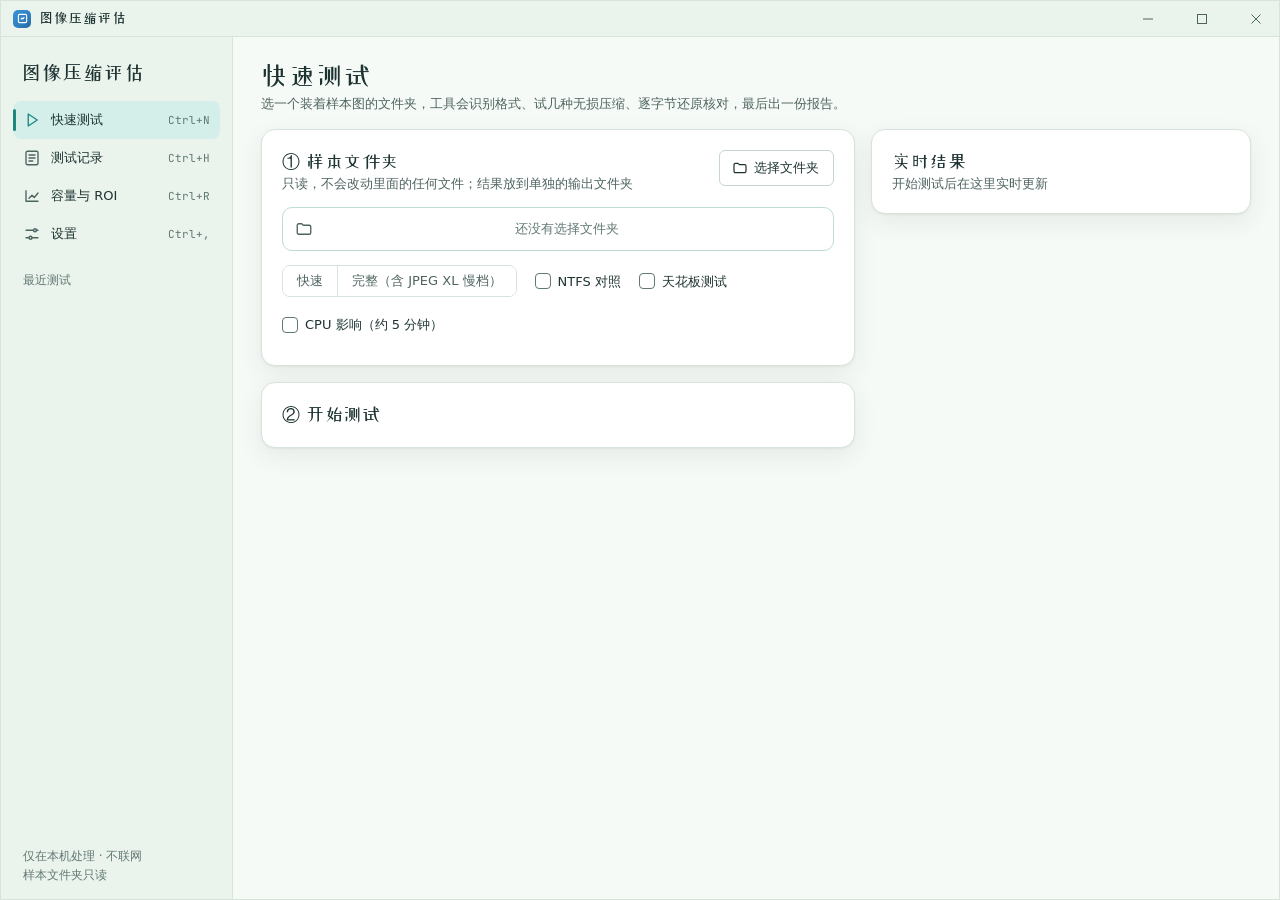
<file: bench/gui/web/index.html>
<!doctype html>
<html lang="zh-CN">
<head>
<meta charset="utf-8">
<title>图像压缩评估</title>
<link rel="stylesheet" href="threebrook-tokens.css">
<link rel="stylesheet" href="app.css">
</head>
<body>
<div class="app">
  <div class="titlebar">
    <div class="logo pywebview-drag-region"><svg width="11" height="11" viewBox="0 0 24 24" fill="none" stroke="#fff" stroke-width="2.4"><rect x="3" y="3" width="18" height="18" rx="3"/><path d="M8 14l3-3 2 2 3-4"/></svg></div>
    <div class="name pywebview-drag-region">图像压缩评估</div>
    <div class="drag pywebview-drag-region"></div>
    <button class="wb" id="wb-min" title="最小化"><svg width="12" height="12" viewBox="0 0 12 12"><path d="M1 6h10" stroke="currentColor"/></svg></button>
    <button class="wb" id="wb-max" title="最大化"><svg width="12" height="12" viewBox="0 0 12 12"><rect x="1.5" y="1.5" width="9" height="9" fill="none" stroke="currentColor"/></svg></button>
    <button class="wb close" id="wb-close" title="关闭"><svg width="12" height="12" viewBox="0 0 12 12"><path d="M1.5 1.5l9 9M10.5 1.5l-9 9" stroke="currentColor"/></svg></button>
  </div>

  <div class="body">
    <aside class="side">
      <div class="brand">图像压缩评估</div>
      <div class="nav on" data-page="test"><span data-icon="play"></span>快速测试<span class="key">Ctrl+N</span></div>
      <div class="nav" data-page="history"><span data-icon="list"></span>测试记录<span class="key">Ctrl+H</span></div>
      <div class="nav" data-page="roi"><span data-icon="chart"></span>容量与 ROI<span class="key">Ctrl+R</span></div>
      <div class="nav" data-page="settings"><span data-icon="tune"></span>设置<span class="key">Ctrl+,</span></div>
      <div class="sec">最近测试</div>
      <div id="recent"></div>
      <div class="foot">仅在本机处理 · 不联网<br>样本文件夹只读</div>
    </aside>

    <main class="main">
      <!-- 快速测试 -->
      <section class="page on" id="page-test">
        <div>
          <h1 class="ptitle">快速测试</h1>
          <p class="psub">选一个装着样本图的文件夹，工具会识别格式、试几种无损压缩、逐字节还原核对，最后出一份报告。</p>
        </div>
        <div class="grid">
          <div class="col">
            <section class="card">
              <div class="ch">
                <div><div class="t">① 样本文件夹</div><div class="d">只读，不会改动里面的任何文件；结果放到单独的输出文件夹</div></div>
                <div class="sp"></div>
                <button class="btn ic" id="pick"><span data-icon="folder"></span>选择文件夹</button>
              </div>
              <div class="path"><span data-icon="folder"></span><span class="p empty" id="path">还没有选择文件夹</span><span class="m" id="path-meta"></span></div>
              <div class="opts">
                <span class="seg" id="mode"><button data-v="quick">快速</button><button data-v="full">完整（含 JPEG XL 慢档）</button></span>
                <span class="chk" data-opt="ntfs"><span class="box"><svg viewBox="0 0 24 24" fill="none" stroke="currentColor" stroke-width="3"><path d="M5 12l5 5 9-10"/></svg></span>NTFS 对照</span>
                <span class="chk" data-opt="ceiling"><span class="box"><svg viewBox="0 0 24 24" fill="none" stroke="currentColor" stroke-width="3"><path d="M5 12l5 5 9-10"/></svg></span>天花板测试</span>
                <span class="chk" data-opt="cpuload"><span class="box"><svg viewBox="0 0 24 24" fill="none" stroke="currentColor" stroke-width="3"><path d="M5 12l5 5 9-10"/></svg></span>CPU 影响（约 5 分钟）</span>
              </div>
              <div class="opts" id="chips" style="margin-top:10px"></div>
            </section>

            <section class="card">
              <div class="ch">
                <div><div class="t" id="run-title">② 开始测试</div><div class="d" id="run-sub"></div></div>
                <div class="sp"></div>
                <div class="acts" id="run-acts"></div>
              </div>
              <div id="run-body"></div>
            </section>
          </div>

          <div class="col">
            <section class="card">
              <div class="ch"><div><div class="t">实时结果</div><div class="d" id="live-sub">开始测试后在这里实时更新</div></div></div>
              <div id="live"></div>
            </section>
            <section class="card" id="fail-card" style="display:none">
              <div class="ch"><div><div class="t">③ 没按图像压缩的文件</div><div class="d">原样或 zstd 保存，已计入总体压缩比</div></div></div>
              <div id="fails" style="margin-top:8px"></div>
            </section>
          </div>
        </div>
      </section>

      <!-- 测试记录 -->
      <section class="page" id="page-history">
        <div>
          <h1 class="ptitle">测试记录</h1>
          <p class="psub">每次测试的结果都在输出文件夹里，可以随时重新打开报告。</p>
        </div>
        <section class="card">
          <div class="ch">
            <div><div class="t">全部测试</div><div class="d mono" id="hist-root"></div></div>
            <div class="sp"></div>
            <button class="btn ic" id="hist-open-root"><span data-icon="folder"></span>打开结果文件夹</button>
          </div>
          <div id="hist" style="margin-top:12px"></div>
        </section>
      </section>

      <!-- ROI -->
      <section class="page" id="page-roi">
        <div>
          <h1 class="ptitle">容量与 <span class="en">ROI</span></h1>
          <p class="psub">填入现场的出图量和硬盘情况，用某次测试的实测压缩比算出能多存几天、少配多少硬盘。</p>
        </div>
        <section class="card">
          <div class="ch">
            <div><div class="t">选择测试结果</div><div class="d">压缩比取该次测试推荐方案（默认 JPEG-LS）校验通过的总体压缩比</div></div>
          </div>
          <div class="form">
            <div class="field" style="grid-column: span 2"><label>测试</label><select class="inp" id="roi-run"></select></div>
            <div class="field"><label>每天出图量</label><div class="unit"><input class="inp" id="roi-daily" type="number" min="0" step="10"><span>GB</span></div></div>
            <div class="field"><label>调试期每天出图量</label><div class="unit"><input class="inp" id="roi-debug" type="number" min="0" step="10"><span>GB</span></div></div>
            <div class="field"><label>图像盘容量</label><div class="unit"><input class="inp" id="roi-disk" type="number" min="0" step="1"><span>TB</span></div></div>
            <div class="field"><label>招标保留天数</label><div class="unit"><input class="inp" id="roi-days" type="number" min="1" step="1"><span>天</span></div></div>
            <div class="field"><label>硬盘预留空间</label><div class="unit"><input class="inp" id="roi-reserve" type="number" min="0" max="90" step="1"><span>%</span></div></div>
          </div>
        </section>
        <section class="card">
          <div class="ch">
            <div><div class="t">测算结果</div><div class="d" id="roi-sub"></div></div>
            <div class="sp"></div>
            <button class="btn-p ic" id="roi-apply"><span data-icon="report"></span>写入报告</button>
          </div>
          <div id="roi-out"></div>
        </section>
      </section>

      <!-- 设置 -->
      <section class="page" id="page-settings">
        <div><h1 class="ptitle">设置</h1></div>
        <div class="grid">
          <div class="col">
            <section class="card">
              <div class="ch"><div><div class="t">外观</div><div class="d">跟随系统，也可以固定浅色或深色</div></div></div>
              <div class="opts"><span class="seg" id="theme"><button data-v="system">跟随系统</button><button data-v="light">浅色</button><button data-v="dark">深色</button></span></div>
            </section>
            <section class="card">
              <div class="ch">
                <div><div class="t">结果保存位置</div><div class="d">每次测试在这里建一个子文件夹；不能放在样本文件夹里面</div></div>
                <div class="sp"></div>
                <button class="btn ic" id="out-pick"><span data-icon="folder"></span>更换</button>
              </div>
              <div class="path"><span data-icon="folder"></span><span class="p" id="out-root"></span></div>
            </section>
            <section class="card">
              <div class="ch"><div><div class="t">测试默认值</div><div class="d">快速测试页每次打开时的默认选项</div></div></div>
              <div class="form">
                <div class="field"><label>并行进程数（每进程单线程）</label><input class="inp" id="set-jobs" type="number" min="1" max="256"></div>
                <div class="field"><label>默认模式</label><span class="seg" id="set-mode"><button data-v="quick">快速</button><button data-v="full">完整</button></span></div>
              </div>
              <div class="hint"><span data-icon="info"></span><span>快速模式跳过 JPEG XL e7 / e9（最慢的两档，只多省 2%~4%）；完整模式在 300 MB 样本上约需 20 分钟。</span></div>
            </section>
          </div>
          <div class="col">
            <section class="card">
              <div class="ch"><div><div class="t">关于</div><div class="d" id="about-sub"></div></div></div>
              <div class="hint ok"><span data-icon="shield"></span><span>全部在本机处理，不上传、不联网；样本文件夹只读。</span></div>
              <div class="kv" id="about"></div>
              <p class="muted" style="margin:14px 0 0">字体：站酷小薇、Bricolage Grotesque、JetBrains Mono（SIL OFL 1.1，许可见 fonts 文件夹）。</p>
            </section>
          </div>
        </div>
      </section>
    </main>
  </div>
</div>

<div class="mask" id="mask"><div class="dialog"><div class="t" id="dlg-t"></div><div class="d" id="dlg-d"></div>
  <div class="acts"><button class="btn" id="dlg-no">取消</button><button class="btn-d" id="dlg-yes">删除</button></div></div></div>

<script src="app.js"></script>
</body>
</html>
</file>
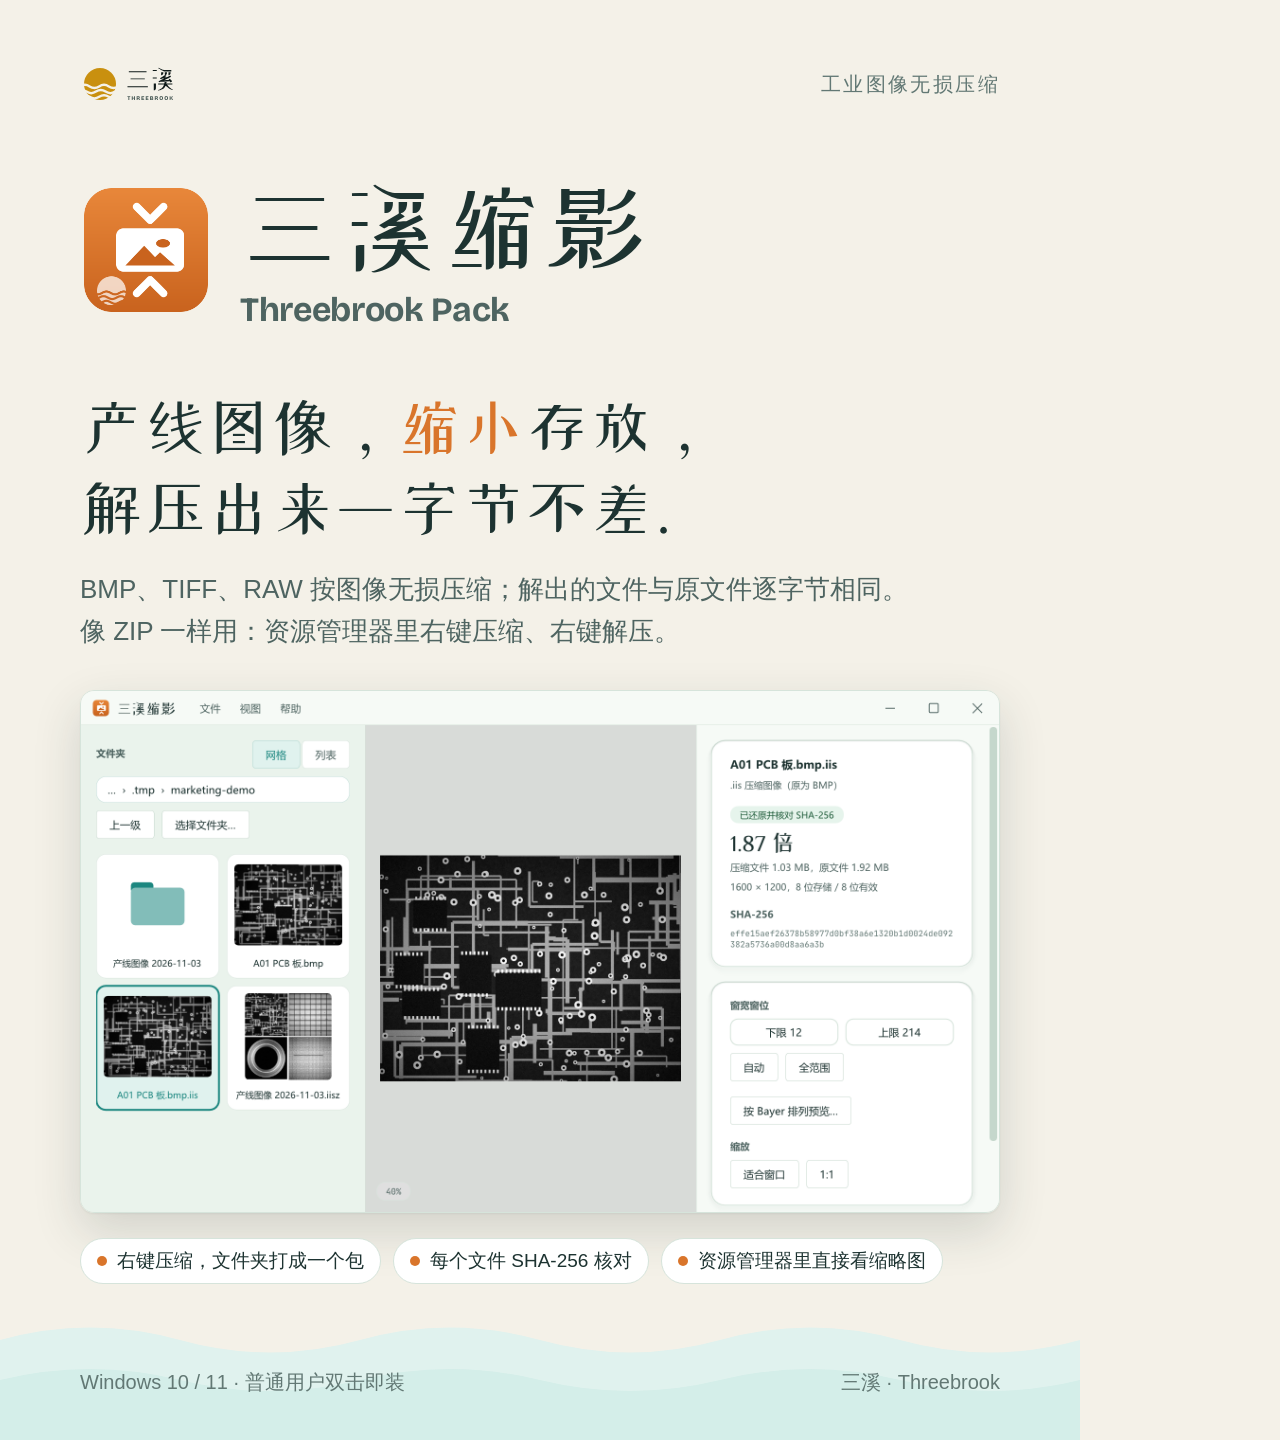
<file: marketing/posters/1-主海报.html>
<!doctype html>
<html lang="zh-CN">
<head>
<meta charset="utf-8">
<title>三溪缩影 主海报</title>
<link rel="stylesheet" href="poster.css">
<style>
  body { width: 1080px; height: 1440px; position: relative; }
  .top { position: absolute; left: 80px; right: 80px; top: 64px; display: flex; justify-content: space-between; align-items: center; }
  .tag { font-size: 20px; color: var(--ink-3); letter-spacing: .12em; }
  .hero { position: absolute; left: 80px; top: 170px; right: 80px; }
  .name { display: flex; align-items: center; gap: 28px; }
  .name img { width: 132px; height: 132px; }
  .name h1 { font-size: 96px; }
  .name .en { font-size: 34px; color: var(--ink-2); margin-top: 4px; }
  .slogan { margin-top: 56px; font-size: 62px; line-height: 1.3; letter-spacing: .01em; }
  .slogan b { color: var(--persimmon); font-weight: 400; }
  .sub { margin-top: 22px; font-size: 26px; color: var(--ink-2); line-height: 1.6; }
  .shotwrap { position: absolute; left: 80px; right: 80px; top: 690px; }
  .shotwrap .shot { width: 100%; }
  .chips { position: absolute; left: 80px; right: 80px; top: 1238px; display: flex; gap: 12px; flex-wrap: nowrap; }
  .chips .chip { font-size: 19px; padding: 9px 16px; white-space: nowrap; }
  .foot { position: absolute; left: 80px; right: 80px; bottom: 44px; display: flex; justify-content: space-between; font-size: 20px; color: var(--ink-3); }
</style>
</head>
<body>
  <svg class="waves" viewBox="0 0 1080 220" preserveAspectRatio="none">
    <path d="M0 120 Q90 95 180 120 T360 120 T540 120 T720 120 T900 120 T1080 120 V220 H0 Z" fill="#E0F2EE"/>
    <path d="M0 160 Q90 138 180 160 T360 160 T540 160 T720 160 T900 160 T1080 160 V220 H0 Z" fill="#D4EEE9"/>
  </svg>
  <div class="top">
    <div class="brand"><img src="../assets/threebrook-lockup-light.svg" alt="三溪"></div>
    <div class="tag">工业图像无损压缩</div>
  </div>
  <div class="hero">
    <div class="name">
      <img src="../assets/icon-512.png" alt="">
      <div><h1 class="display">三溪缩影</h1><div class="en">Threebrook Pack</div></div>
    </div>
    <div class="slogan display">产线图像，<b>缩小</b>存放，<br>解压出来一字节不差。</div>
    <div class="sub">BMP、TIFF、RAW 按图像无损压缩；解出的文件与原文件逐字节相同。<br>像 ZIP 一样用：资源管理器里右键压缩、右键解压。</div>
  </div>
  <div class="shotwrap"><img class="shot" src="../assets/shots/看图-浅色.png" alt=""></div>
  <div class="chips">
    <span class="chip"><i></i>右键压缩，文件夹打成一个包</span>
    <span class="chip"><i></i>每个文件 SHA-256 核对</span>
    <span class="chip"><i></i>资源管理器里直接看缩略图</span>
  </div>
  <div class="foot"><span>Windows 10 / 11 · 普通用户双击即装</span><span>三溪 · Threebrook</span></div>
</body>
</html>
</file>
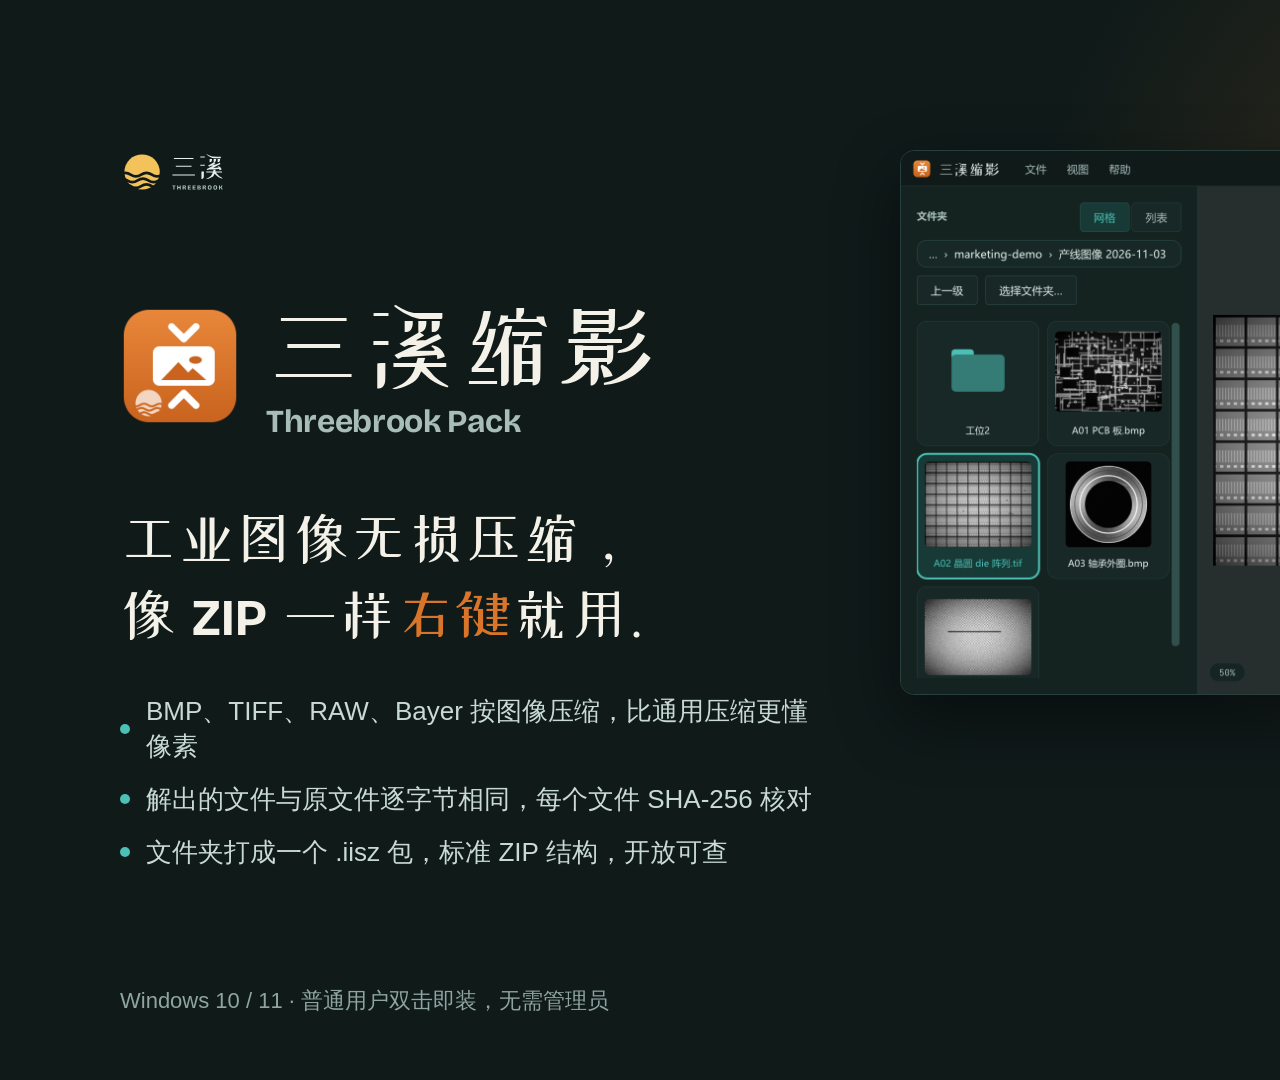
<file: marketing/posters/2-横幅.html>
<!doctype html>
<html lang="zh-CN">
<head>
<meta charset="utf-8">
<title>三溪缩影 横幅</title>
<link rel="stylesheet" href="poster.css">
<style>
  html, body { background: var(--night); }
  body { width: 1920px; height: 1080px; position: relative; color: #E4F0EC; }
  .glow { position: absolute; right: -200px; top: -260px; width: 1100px; height: 1100px; border-radius: 50%;
          background: radial-gradient(closest-side, rgba(217,117,43,.22), rgba(217,117,43,0)); }
  .left { position: absolute; left: 120px; top: 150px; width: 700px; }
  .brand { color: #A8BDB8; }
  .brand img { height: 44px; }
  .name { margin-top: 96px; display: flex; align-items: center; gap: 26px; }
  .name img { width: 120px; height: 120px; }
  .name h1 { font-size: 92px; color: #F4F1E8; }
  .name .en { font-size: 32px; color: #A8BDB8; margin-top: 2px; }
  .slogan { margin-top: 60px; font-size: 56px; line-height: 1.35; color: #F4F1E8; letter-spacing: .01em; }
  .slogan b { color: var(--persimmon); font-weight: 400; }
  .list { margin-top: 40px; display: grid; gap: 18px; font-size: 26px; color: #C9DAD5; }
  .list div { display: flex; align-items: center; gap: 16px; }
  .list i { width: 10px; height: 10px; border-radius: 50%; background: var(--brook-light); flex: none; }
  .shots { position: absolute; left: 900px; top: 150px; width: 1120px; height: 780px; }
  .shots .a { position: absolute; left: 0; top: 0; width: 960px; }
  .shots .b { position: absolute; left: 520px; top: 430px; width: 420px; }
  .foot { position: absolute; left: 120px; bottom: 64px; font-size: 22px; color: #8FA59F; }
</style>
</head>
<body class="dark">
  <div class="glow"></div>
  <div class="left">
    <div class="brand"><img src="../assets/threebrook-lockup-dark.svg" alt="三溪"></div>
    <div class="name">
      <img src="../assets/icon-512.png" alt="">
      <div><h1 class="display">三溪缩影</h1><div class="en">Threebrook Pack</div></div>
    </div>
    <div class="slogan display">工业图像无损压缩，<br>像 <span class="lat">ZIP</span> 一样<b>右键</b>就用。</div>
    <div class="list">
      <div><i></i>BMP、TIFF、RAW、Bayer 按图像压缩，比通用压缩更懂像素</div>
      <div><i></i>解出的文件与原文件逐字节相同，每个文件 SHA-256 核对</div>
      <div><i></i>文件夹打成一个 .iisz 包，标准 ZIP 结构，开放可查</div>
    </div>
  </div>
  <div class="shots">
    <img class="shot a" src="../assets/shots/看图-深色.png" alt="">
    <img class="shot b" src="../assets/shots/解压完成.png" alt="">
  </div>
  <div class="foot">Windows 10 / 11 · 普通用户双击即装，无需管理员</div>
</body>
</html>
</file>
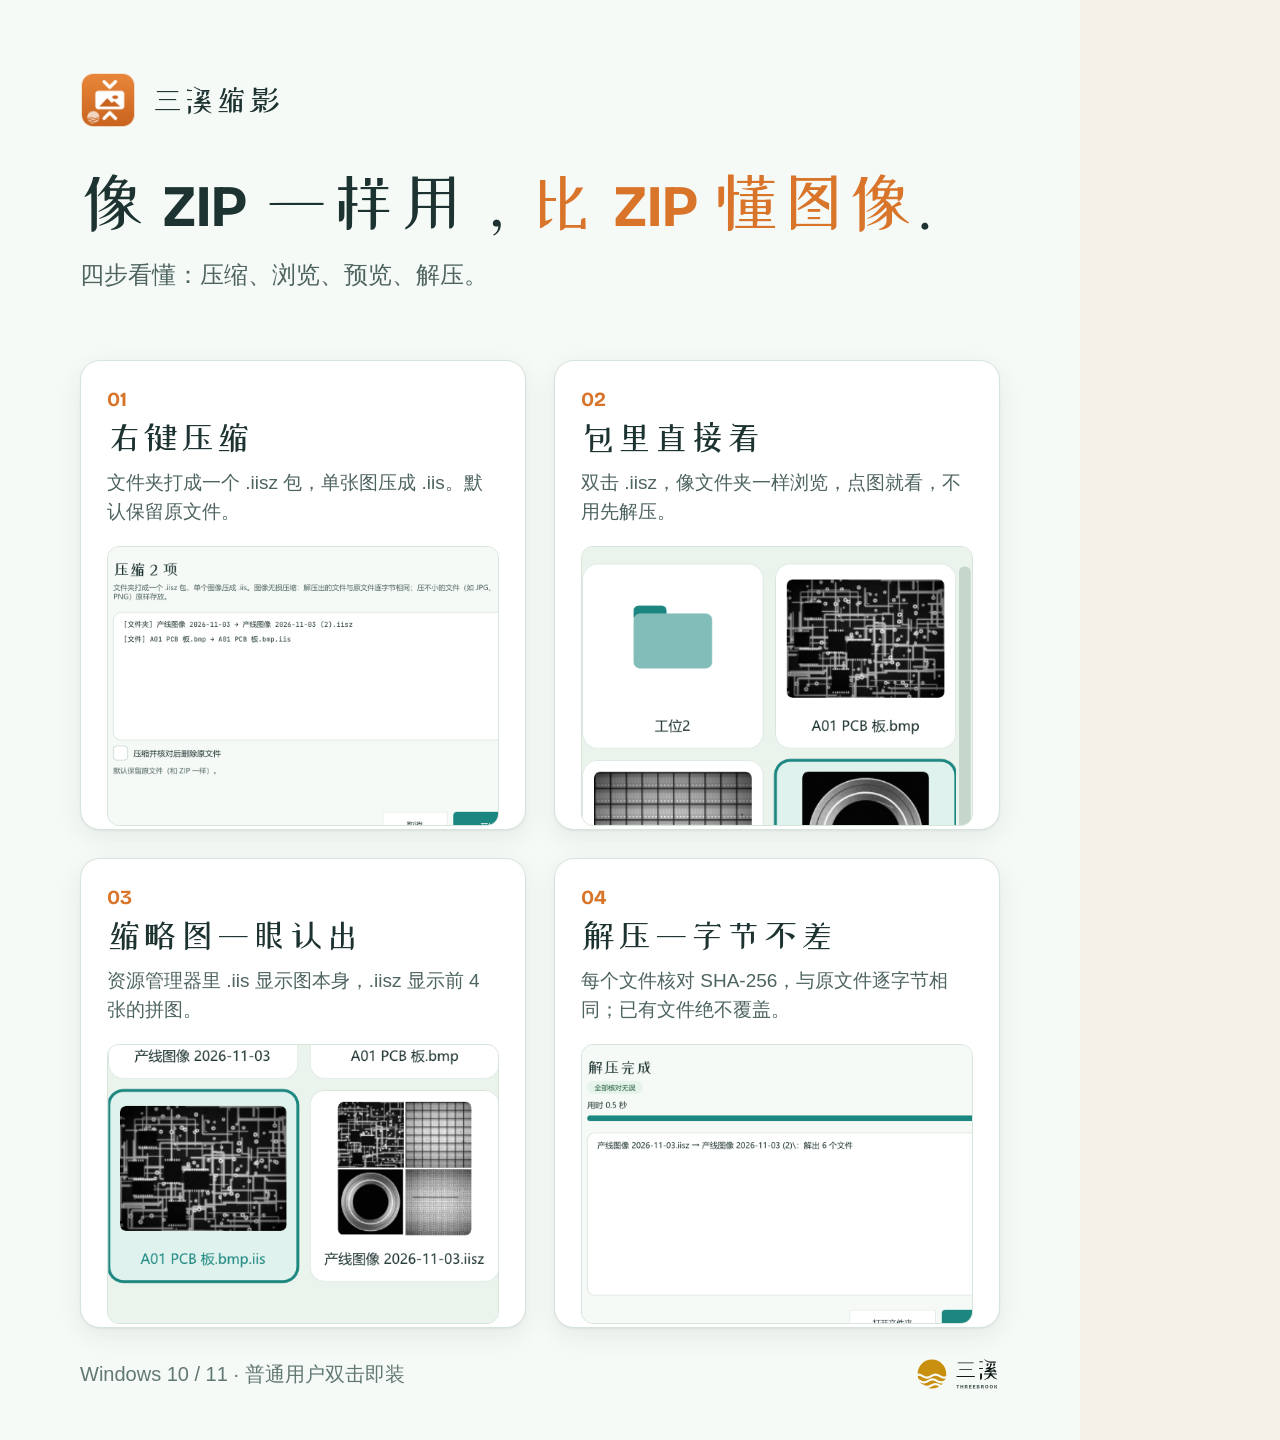
<file: marketing/posters/3-功能.html>
<!doctype html>
<html lang="zh-CN">
<head>
<meta charset="utf-8">
<title>三溪缩影 功能</title>
<link rel="stylesheet" href="poster.css">
<style>
  body { width: 1080px; height: 1440px; position: relative; background: var(--bg); }
  .head { position: absolute; left: 80px; right: 80px; top: 72px; }
  .head .row { display: flex; align-items: center; gap: 16px; }
  .head .row img { width: 56px; height: 56px; }
  .head .row span { font-size: 30px; }
  .head h1 { margin-top: 36px; font-size: 64px; letter-spacing: .01em; }
  .head h1 b { color: var(--persimmon); font-weight: 400; }
  .head p { margin-top: 16px; font-size: 24px; color: var(--ink-2); }
  .grid { position: absolute; left: 80px; right: 80px; top: 360px; display: grid; grid-template-columns: 1fr 1fr; gap: 28px; }
  .card { background: var(--card); border: 1px solid var(--border); border-radius: 20px; padding: 26px;
          box-shadow: 0 1px 2px rgba(29,51,49,.06), 0 8px 24px rgba(29,51,49,.08); height: 470px; overflow: hidden; }
  .card .n { font-family: var(--f-en); font-weight: 700; font-size: 20px; color: var(--persimmon); }
  .card h2 { margin-top: 6px; font-size: 34px; }
  .card p { margin-top: 10px; font-size: 19px; color: var(--ink-2); line-height: 1.55; height: 60px; }
  .card .pic { margin-top: 18px; height: 280px; border-radius: 12px; overflow: hidden; border: 1px solid var(--border); position: relative; background: #F6FAF6; }
  .card .pic img { position: absolute; }
  .foot { position: absolute; left: 80px; right: 80px; bottom: 48px; display: flex; justify-content: space-between; align-items: center; font-size: 20px; color: var(--ink-3); }
  .foot img { height: 36px; }
</style>
</head>
<body>
  <div class="head">
    <div class="row"><img src="../assets/icon-512.png" alt=""><span class="display">三溪缩影</span></div>
    <h1 class="display">像 <span class="lat">ZIP</span> 一样用，<b>比 <span class="lat">ZIP</span> 懂图像</b>。</h1>
    <p>四步看懂：压缩、浏览、预览、解压。</p>
  </div>
  <div class="grid">
    <div class="card">
      <div class="n">01</div><h2 class="display">右键压缩</h2>
      <p>文件夹打成一个 .iisz 包，单张图压成 .iis。默认保留原文件。</p>
      <div class="pic"><img src="../assets/shots/压缩窗口.png" style="width:118%; left:-3%; top:-26px"></div>
    </div>
    <div class="card">
      <div class="n">02</div><h2 class="display">包里直接看</h2>
      <p>双击 .iisz，像文件夹一样浏览，点图就看，不用先解压。</p>
      <div class="pic"><img src="../assets/shots/包内浏览.png" style="width:1416px; left:-23px; top:-290px"></div>
    </div>
    <div class="card">
      <div class="n">03</div><h2 class="display">缩略图一眼认出</h2>
      <p>资源管理器里 .iis 显示图本身，.iisz 显示前 4 张的拼图。</p>
      <div class="pic"><img src="../assets/shots/看图-浅色.png" style="width:1416px; left:-23px; top:-409px"></div>
    </div>
    <div class="card">
      <div class="n">04</div><h2 class="display">解压一字节不差</h2>
      <p>每个文件核对 SHA-256，与原文件逐字节相同；已有文件绝不覆盖。</p>
      <div class="pic"><img src="../assets/shots/解压完成.png" style="width:118%; left:-3%; top:-26px"></div>
    </div>
  </div>
  <div class="foot"><span>Windows 10 / 11 · 普通用户双击即装</span><img src="../assets/threebrook-lockup-light.svg" alt="三溪"></div>
</body>
</html>
</file>
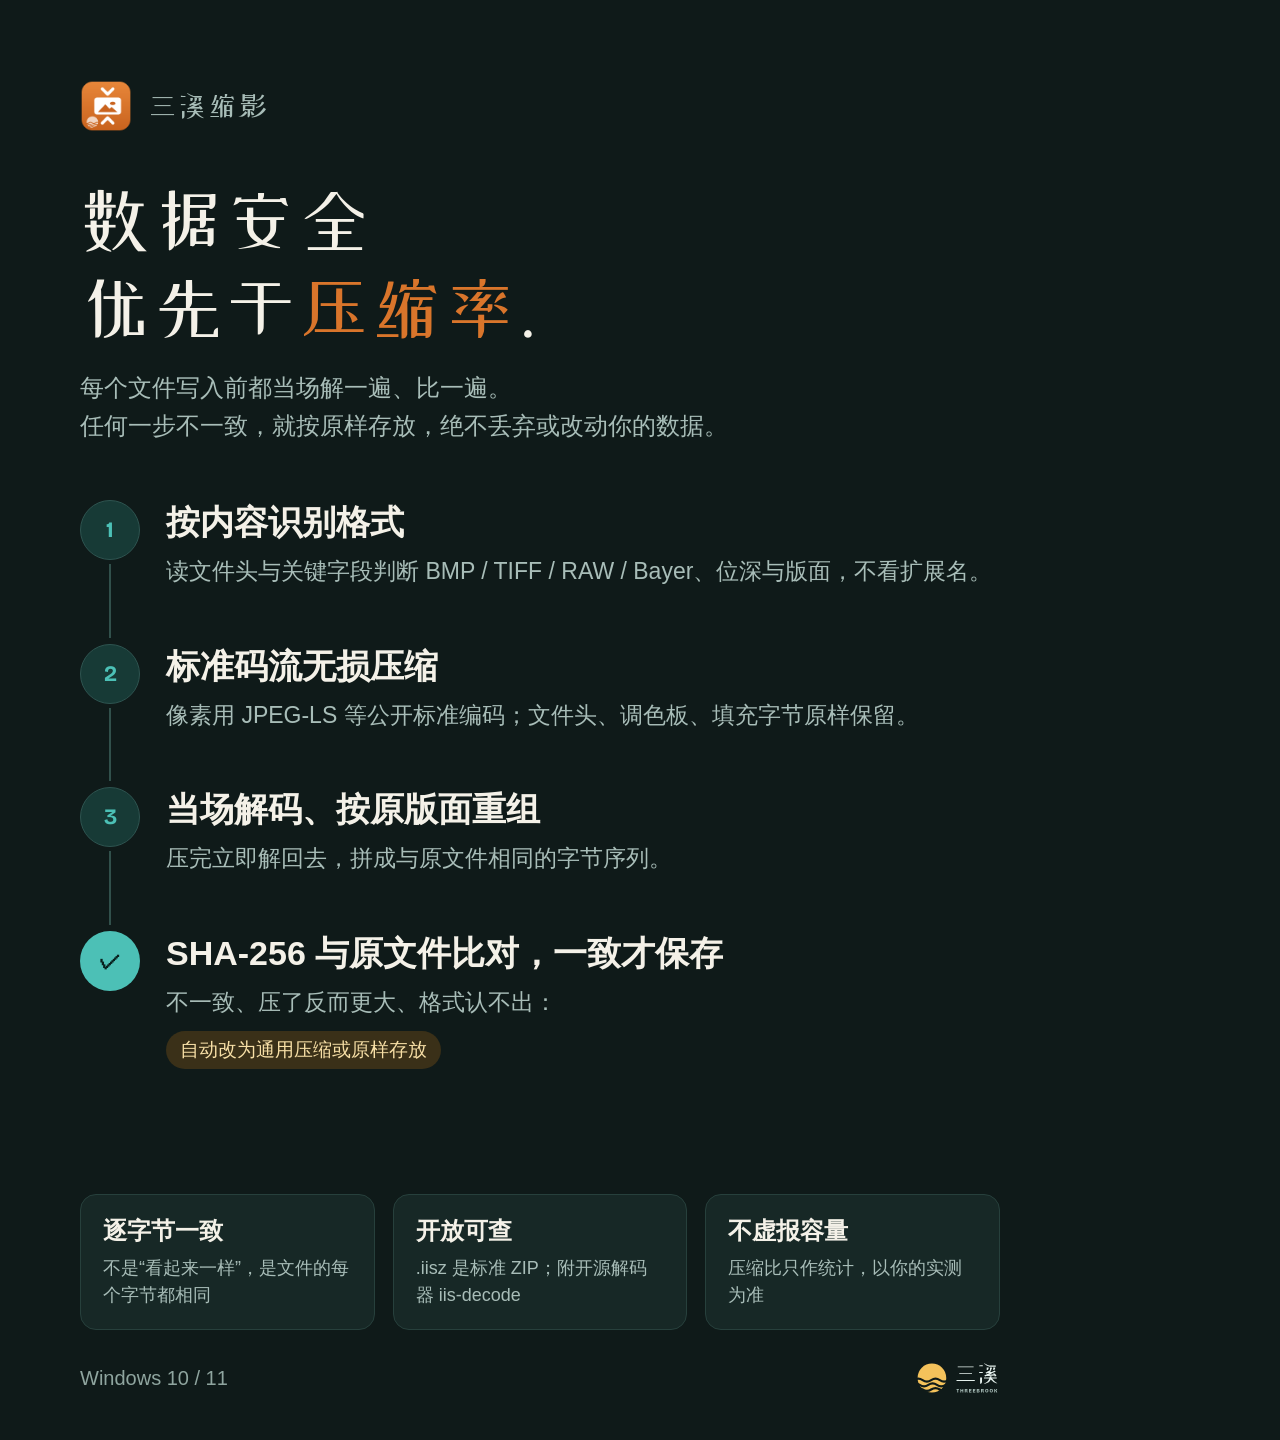
<file: marketing/posters/4-数据安全.html>
<!doctype html>
<html lang="zh-CN">
<head>
<meta charset="utf-8">
<title>三溪缩影 数据安全</title>
<link rel="stylesheet" href="poster.css">
<style>
  html, body { background: var(--night); }
  body { width: 1080px; height: 1440px; position: relative; color: #E4F0EC; }
  .head { position: absolute; left: 80px; right: 80px; top: 80px; }
  .head .row { display: flex; align-items: center; gap: 16px; color: #A8BDB8; font-size: 28px; }
  .head .row img { width: 52px; height: 52px; }
  .head h1 { margin-top: 44px; font-size: 70px; line-height: 1.25; color: #F4F1E8; letter-spacing: .01em; }
  .head h1 b { color: var(--persimmon); font-weight: 400; }
  .head p { margin-top: 18px; font-size: 24px; color: #A8BDB8; line-height: 1.6; }
  .flow { position: absolute; left: 80px; right: 80px; top: 500px; }
  .step { display: flex; gap: 26px; align-items: flex-start; position: relative; padding-bottom: 54px; }
  .step:not(:last-child)::after { content: ""; position: absolute; left: 29px; top: 64px; bottom: 6px; width: 2px; background: #31504B; }
  .dot { width: 60px; height: 60px; border-radius: 50%; flex: none; display: grid; place-items: center;
         font-family: var(--f-en); font-weight: 700; font-size: 22px; background: #173A36; color: var(--brook-light); border: 1px solid #2E5450; }
  .step.ok .dot { background: var(--brook-light); color: #08201E; border: 0; }
  .txt h3 { font-size: 34px; font-weight: 700; color: #F4F1E8; }
  .txt p { margin-top: 8px; font-size: 23px; color: #A8BDB8; line-height: 1.55; }
  .fallback { margin-top: 10px; display: inline-block; padding: 6px 14px; border-radius: 999px; background: #3A3018; color: #F7DFA6; font-size: 19px; }
  .promise { position: absolute; left: 80px; right: 80px; bottom: 110px; display: grid; grid-template-columns: 1fr 1fr 1fr; gap: 18px; }
  .promise div { background: var(--night-2); border: 1px solid var(--night-line); border-radius: 16px; padding: 20px 22px; }
  .promise b { display: block; font-size: 24px; color: #F4F1E8; }
  .promise span { display: block; margin-top: 8px; font-size: 18px; color: #A8BDB8; line-height: 1.5; }
  .foot { position: absolute; left: 80px; right: 80px; bottom: 44px; display: flex; justify-content: space-between; align-items: center; font-size: 20px; color: #8FA59F; }
  .foot img { height: 36px; }
</style>
</head>
<body>
  <div class="head">
    <div class="row"><img src="../assets/icon-512.png" alt=""><span class="display">三溪缩影</span></div>
    <h1 class="display">数据安全<br>优先于<b>压缩率</b>。</h1>
    <p>每个文件写入前都当场解一遍、比一遍。<br>任何一步不一致，就按原样存放，绝不丢弃或改动你的数据。</p>
  </div>
  <div class="flow">
    <div class="step"><div class="dot">1</div><div class="txt"><h3>按内容识别格式</h3><p>读文件头与关键字段判断 BMP / TIFF / RAW / Bayer、位深与版面，不看扩展名。</p></div></div>
    <div class="step"><div class="dot">2</div><div class="txt"><h3>标准码流无损压缩</h3><p>像素用 JPEG-LS 等公开标准编码；文件头、调色板、填充字节原样保留。</p></div></div>
    <div class="step"><div class="dot">3</div><div class="txt"><h3>当场解码、按原版面重组</h3><p>压完立即解回去，拼成与原文件相同的字节序列。</p></div></div>
    <div class="step ok"><div class="dot">✓</div><div class="txt"><h3>SHA-256 与原文件比对，一致才保存</h3><p>不一致、压了反而更大、格式认不出：</p><span class="fallback">自动改为通用压缩或原样存放</span></div></div>
  </div>
  <div class="promise">
    <div><b>逐字节一致</b><span>不是“看起来一样”，是文件的每个字节都相同</span></div>
    <div><b>开放可查</b><span>.iisz 是标准 ZIP；附开源解码器 iis-decode</span></div>
    <div><b>不虚报容量</b><span>压缩比只作统计，以你的实测为准</span></div>
  </div>
  <div class="foot"><span>Windows 10 / 11</span><img src="../assets/threebrook-lockup-dark.svg" alt="三溪"></div>
</body>
</html>
</file>
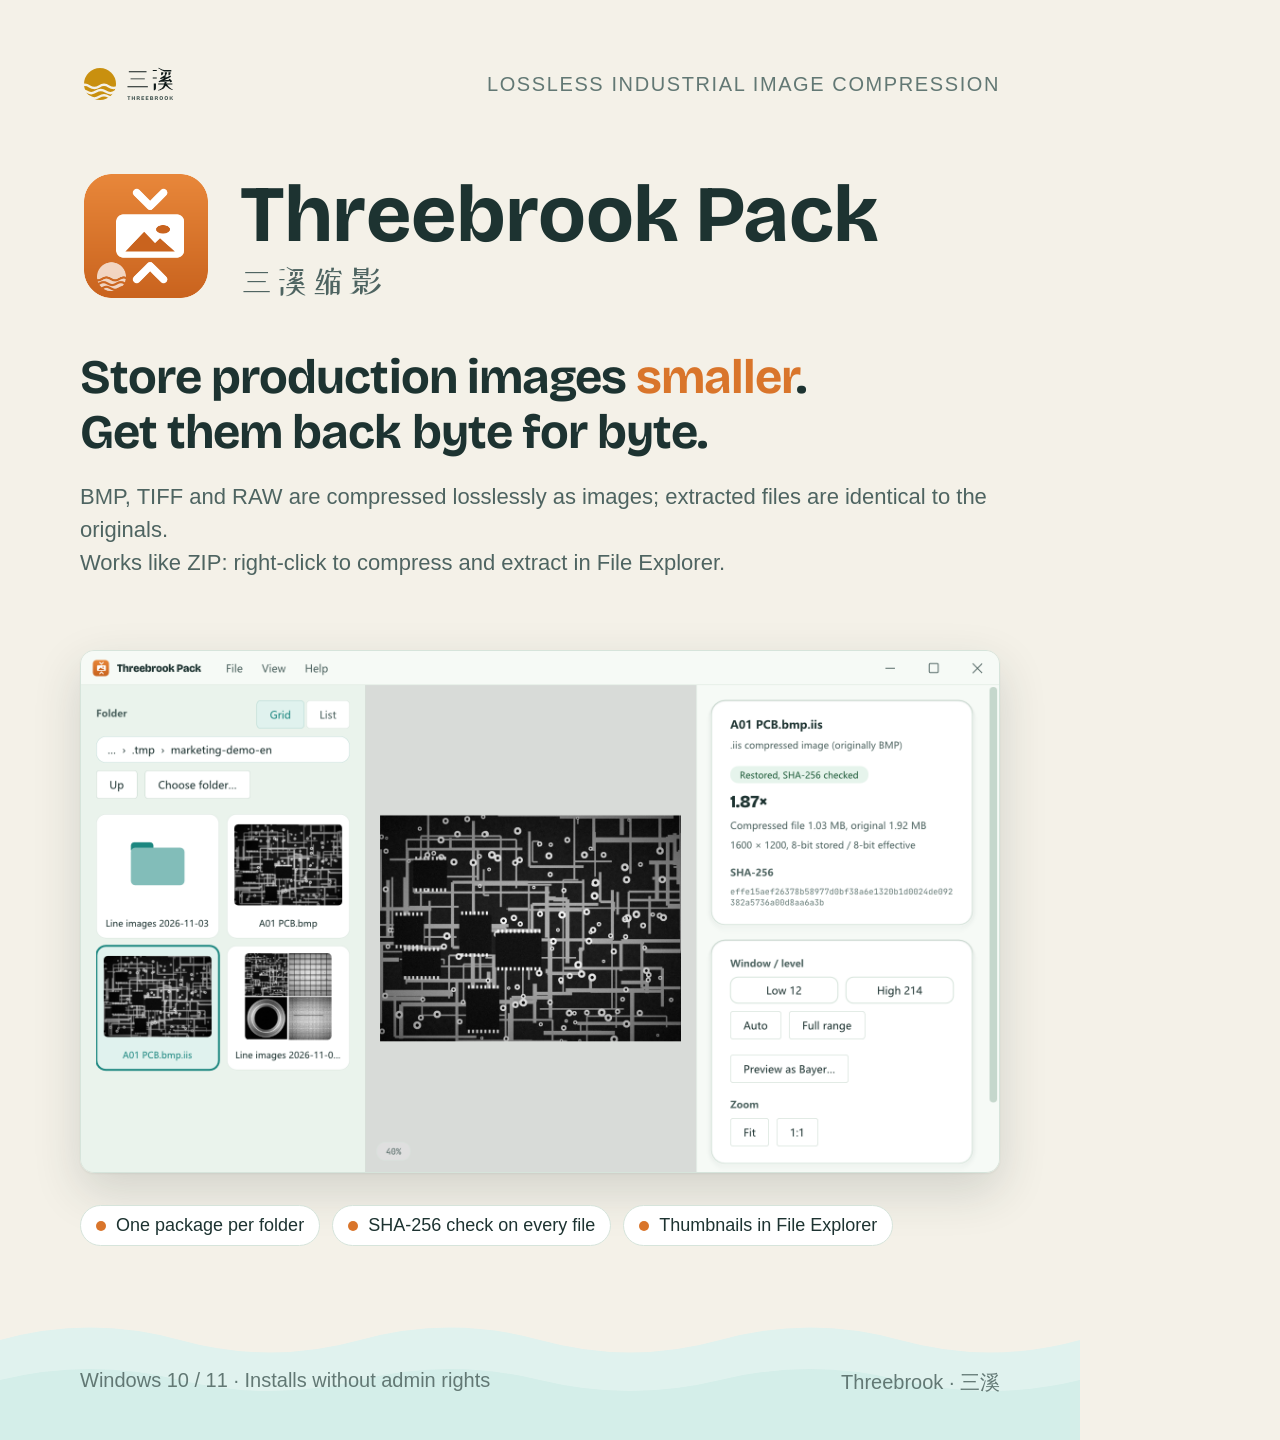
<file: marketing/posters/5-Hero-EN.html>
<!doctype html>
<html lang="en">
<head>
<meta charset="utf-8">
<title>Threebrook Pack hero poster</title>
<link rel="stylesheet" href="poster.css">
<style>
  body { width: 1080px; height: 1440px; position: relative; }
  .top { position: absolute; left: 80px; right: 80px; top: 64px; display: flex; justify-content: space-between; align-items: center; }
  .tag { font-size: 20px; color: var(--ink-3); letter-spacing: .08em; text-transform: uppercase; }
  .hero { position: absolute; left: 80px; top: 170px; right: 80px; }
  .name { display: flex; align-items: center; gap: 28px; }
  .name img { width: 132px; height: 132px; }
  .name h1 { font-size: 80px; line-height: 1; white-space: nowrap; }
  .name .zh { font-family: var(--f-display); font-size: 32px; color: var(--ink-2); margin-top: 10px; letter-spacing: .1em; }
  .slogan { margin-top: 48px; font-size: 48px; line-height: 1.15; letter-spacing: -.02em; }
  .slogan b { color: var(--persimmon); font-weight: 700; }
  .sub { margin-top: 20px; font-size: 22px; color: var(--ink-2); line-height: 1.5; }
  .shotwrap { position: absolute; left: 80px; right: 80px; top: 650px; }
  .shotwrap .shot { width: 100%; }
  .chips { position: absolute; left: 80px; right: 80px; top: 1205px; display: flex; gap: 12px; flex-wrap: nowrap; }
  .chips .chip { font-size: 18px; padding: 9px 15px; white-space: nowrap; }
  .foot { position: absolute; left: 80px; right: 80px; bottom: 44px; display: flex; justify-content: space-between; font-size: 20px; color: var(--ink-3); }
</style>
</head>
<body>
  <svg class="waves" viewBox="0 0 1080 220" preserveAspectRatio="none">
    <path d="M0 120 Q90 95 180 120 T360 120 T540 120 T720 120 T900 120 T1080 120 V220 H0 Z" fill="#E0F2EE"/>
    <path d="M0 160 Q90 138 180 160 T360 160 T540 160 T720 160 T900 160 T1080 160 V220 H0 Z" fill="#D4EEE9"/>
  </svg>
  <div class="top">
    <div class="brand"><img src="../assets/threebrook-lockup-light.svg" alt="Threebrook"></div>
    <div class="tag">Lossless industrial image compression</div>
  </div>
  <div class="hero">
    <div class="name">
      <img src="../assets/icon-512.png" alt="">
      <div><h1 class="en">Threebrook Pack</h1><div class="zh">三溪缩影</div></div>
    </div>
    <div class="slogan en">Store production images <b>smaller</b>.<br>Get them back byte for byte.</div>
    <div class="sub">BMP, TIFF and RAW are compressed losslessly as images; extracted files are identical to the originals.<br>Works like ZIP: right-click to compress and extract in File Explorer.</div>
  </div>
  <div class="shotwrap"><img class="shot" src="../assets/shots-en/view-light.png" alt=""></div>
  <div class="chips">
    <span class="chip"><i></i>One package per folder</span>
    <span class="chip"><i></i>SHA-256 check on every file</span>
    <span class="chip"><i></i>Thumbnails in File Explorer</span>
  </div>
  <div class="foot"><span>Windows 10 / 11 · Installs without admin rights</span><span>Threebrook · 三溪</span></div>
</body>
</html>
</file>
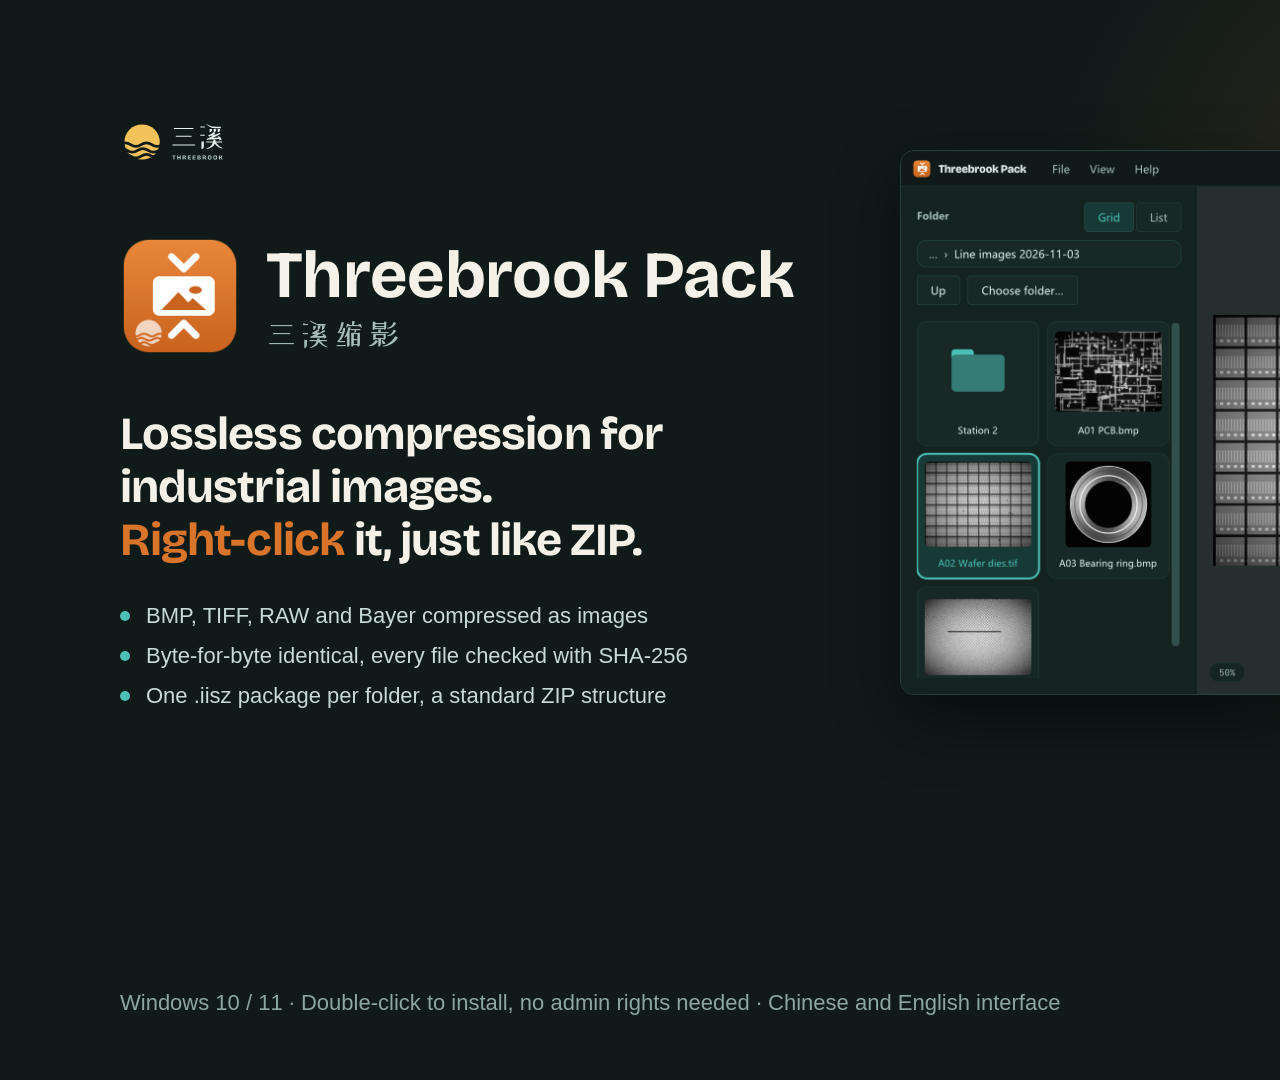
<file: marketing/posters/6-Banner-EN.html>
<!doctype html>
<html lang="en">
<head>
<meta charset="utf-8">
<title>Threebrook Pack banner</title>
<link rel="stylesheet" href="poster.css">
<style>
  html, body { background: var(--night); }
  body { width: 1920px; height: 1080px; position: relative; color: #E4F0EC; }
  .glow { position: absolute; right: -200px; top: -260px; width: 1100px; height: 1100px; border-radius: 50%;
          background: radial-gradient(closest-side, rgba(217,117,43,.22), rgba(217,117,43,0)); }
  .left { position: absolute; left: 120px; top: 120px; width: 740px; }
  .brand img { height: 44px; }
  .name { margin-top: 72px; display: flex; align-items: center; gap: 26px; }
  .name img { width: 120px; height: 120px; }
  .name h1 { font-size: 66px; line-height: 1; color: #F4F1E8; white-space: nowrap; }
  .name .zh { font-family: var(--f-display); font-size: 30px; color: #A8BDB8; margin-top: 10px; letter-spacing: .1em; }
  .slogan { margin-top: 52px; font-size: 46px; line-height: 1.15; color: #F4F1E8; letter-spacing: -.02em; }
  .slogan b { color: var(--persimmon); }
  .list { margin-top: 36px; display: grid; gap: 14px; font-size: 22px; color: #C9DAD5; }
  .list div { display: flex; align-items: center; gap: 16px; }
  .list i { width: 10px; height: 10px; border-radius: 50%; background: var(--brook-light); flex: none; }
  .shots { position: absolute; left: 900px; top: 150px; width: 1120px; height: 780px; }
  .shots .a { position: absolute; left: 0; top: 0; width: 960px; }
  .shots .b { position: absolute; left: 520px; top: 430px; width: 420px; }
  .foot { position: absolute; left: 120px; bottom: 64px; font-size: 22px; color: #8FA59F; }
</style>
</head>
<body class="dark">
  <div class="glow"></div>
  <div class="left">
    <div class="brand"><img src="../assets/threebrook-lockup-dark.svg" alt="Threebrook"></div>
    <div class="name">
      <img src="../assets/icon-512.png" alt="">
      <div><h1 class="en">Threebrook Pack</h1><div class="zh">三溪缩影</div></div>
    </div>
    <div class="slogan en">Lossless compression for<br>industrial images.<br><b>Right-click</b> it, just like ZIP.</div>
    <div class="list">
      <div><i></i>BMP, TIFF, RAW and Bayer compressed as images</div>
      <div><i></i>Byte-for-byte identical, every file checked with SHA-256</div>
      <div><i></i>One .iisz package per folder, a standard ZIP structure</div>
    </div>
  </div>
  <div class="shots">
    <img class="shot a" src="../assets/shots-en/view-dark.png" alt="">
    <img class="shot b" src="../assets/shots-en/extract-done.png" alt="">
  </div>
  <div class="foot">Windows 10 / 11 · Double-click to install, no admin rights needed · Chinese and English interface</div>
</body>
</html>
</file>
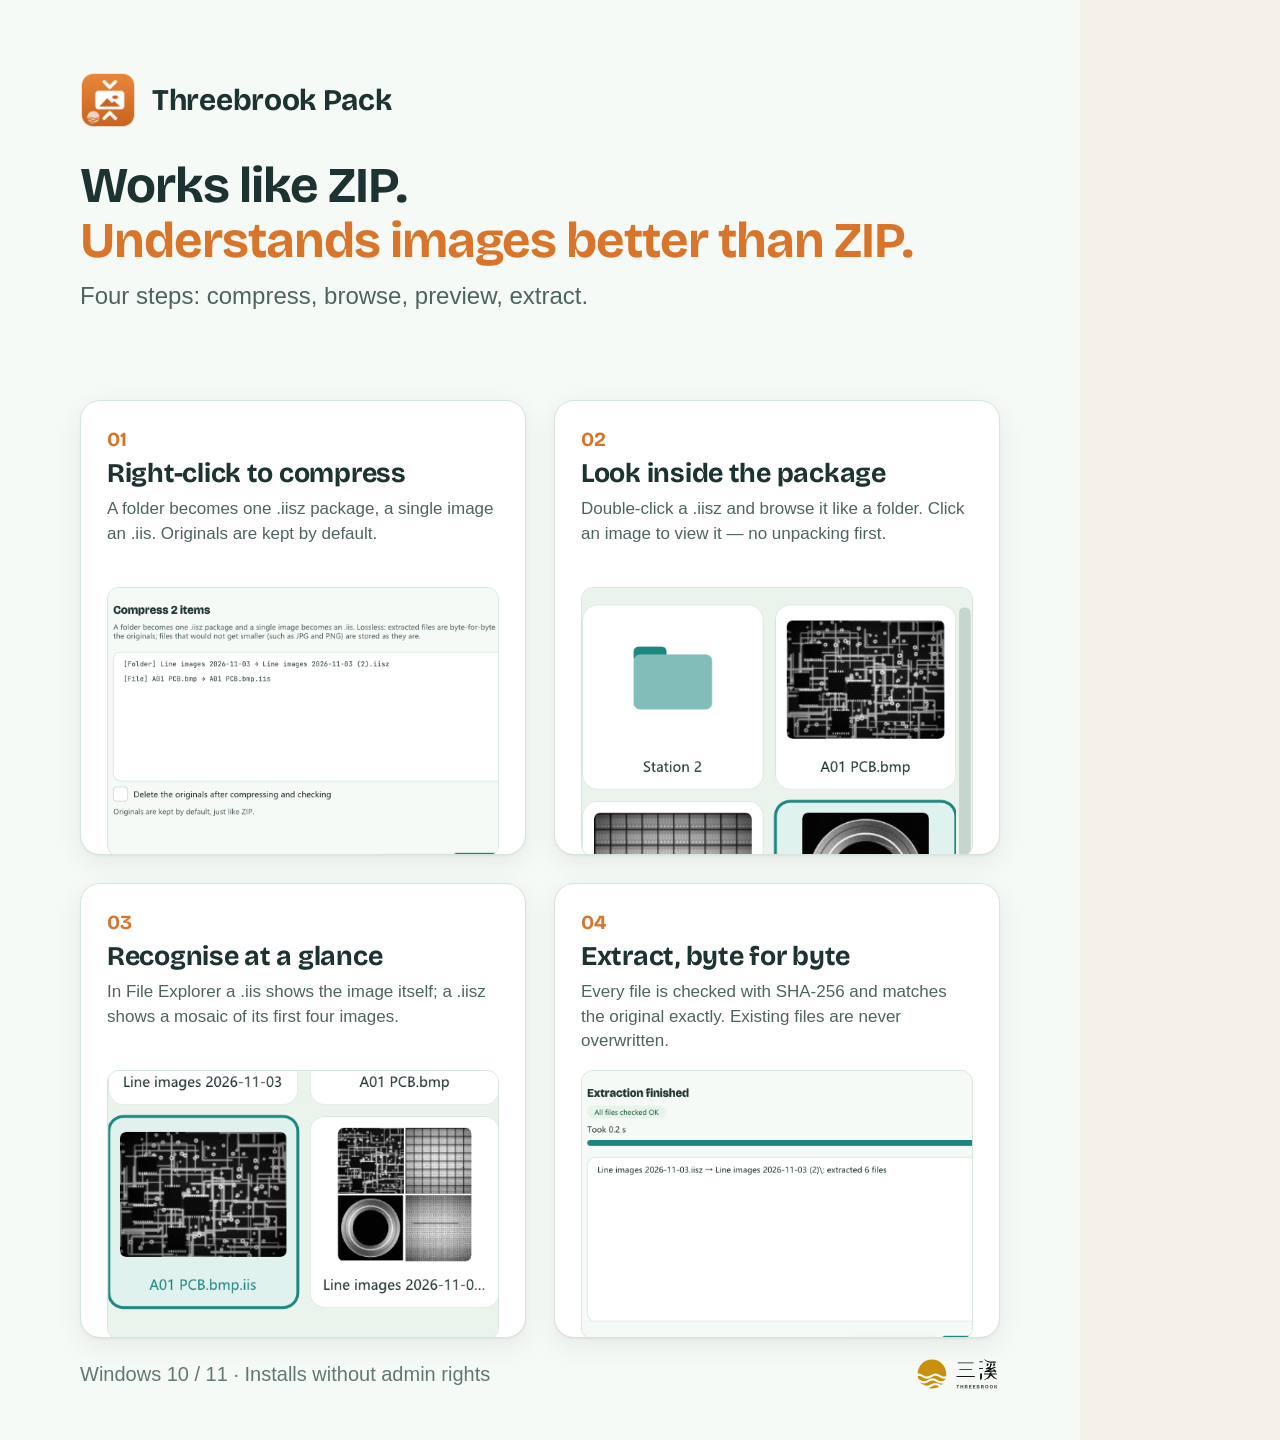
<file: marketing/posters/7-Features-EN.html>
<!doctype html>
<html lang="en">
<head>
<meta charset="utf-8">
<title>Threebrook Pack features</title>
<link rel="stylesheet" href="poster.css">
<style>
  body { width: 1080px; height: 1440px; position: relative; background: var(--bg); }
  .head { position: absolute; left: 80px; right: 80px; top: 72px; }
  .head .row { display: flex; align-items: center; gap: 16px; }
  .head .row img { width: 56px; height: 56px; }
  .head .row span { font-size: 30px; }
  .head h1 { margin-top: 30px; font-size: 50px; line-height: 1.1; letter-spacing: -.02em; }
  .head h1 b { color: var(--persimmon); }
  .head p { margin-top: 14px; font-size: 24px; color: var(--ink-2); }
  .grid { position: absolute; left: 80px; right: 80px; top: 400px; display: grid; grid-template-columns: 1fr 1fr; gap: 28px; }
  .card { background: var(--card); border: 1px solid var(--border); border-radius: 20px; padding: 26px;
          box-shadow: 0 1px 2px rgba(29,51,49,.06), 0 8px 24px rgba(29,51,49,.08); height: 455px; overflow: hidden; }
  .card .n { font-family: var(--f-en); font-weight: 700; font-size: 20px; color: var(--persimmon); }
  .card h2 { margin-top: 6px; font-size: 27px; }
  .card p { margin-top: 8px; font-size: 17px; color: var(--ink-2); line-height: 1.45; height: 76px; }
  .card .pic { margin-top: 14px; height: 270px; border-radius: 12px; overflow: hidden; border: 1px solid var(--border); position: relative; background: #F6FAF6; }
  .card .pic img { position: absolute; }
  .foot { position: absolute; left: 80px; right: 80px; bottom: 48px; display: flex; justify-content: space-between; align-items: center; font-size: 20px; color: var(--ink-3); }
  .foot img { height: 36px; }
</style>
</head>
<body>
  <div class="head">
    <div class="row"><img src="../assets/icon-512.png" alt=""><span class="en">Threebrook Pack</span></div>
    <h1 class="en">Works like ZIP.<br><b>Understands images better than ZIP.</b></h1>
    <p>Four steps: compress, browse, preview, extract.</p>
  </div>
  <div class="grid">
    <div class="card">
      <div class="n">01</div><h2 class="en">Right-click to compress</h2>
      <p>A folder becomes one .iisz package, a single image an .iis. Originals are kept by default.</p>
      <div class="pic"><img src="../assets/shots-en/compress.png" style="width:118%; left:-3%; top:-26px"></div>
    </div>
    <div class="card">
      <div class="n">02</div><h2 class="en">Look inside the package</h2>
      <p>Double-click a .iisz and browse it like a folder. Click an image to view it — no unpacking first.</p>
      <div class="pic"><img src="../assets/shots-en/package.png" style="width:1416px; left:-23px; top:-290px"></div>
    </div>
    <div class="card">
      <div class="n">03</div><h2 class="en">Recognise at a glance</h2>
      <p>In File Explorer a .iis shows the image itself; a .iisz shows a mosaic of its first four images.</p>
      <div class="pic"><img src="../assets/shots-en/view-light.png" style="width:1416px; left:-23px; top:-409px"></div>
    </div>
    <div class="card">
      <div class="n">04</div><h2 class="en">Extract, byte for byte</h2>
      <p>Every file is checked with SHA-256 and matches the original exactly. Existing files are never overwritten.</p>
      <div class="pic"><img src="../assets/shots-en/extract-done.png" style="width:118%; left:-3%; top:-26px"></div>
    </div>
  </div>
  <div class="foot"><span>Windows 10 / 11 · Installs without admin rights</span><img src="../assets/threebrook-lockup-light.svg" alt="Threebrook"></div>
</body>
</html>
</file>
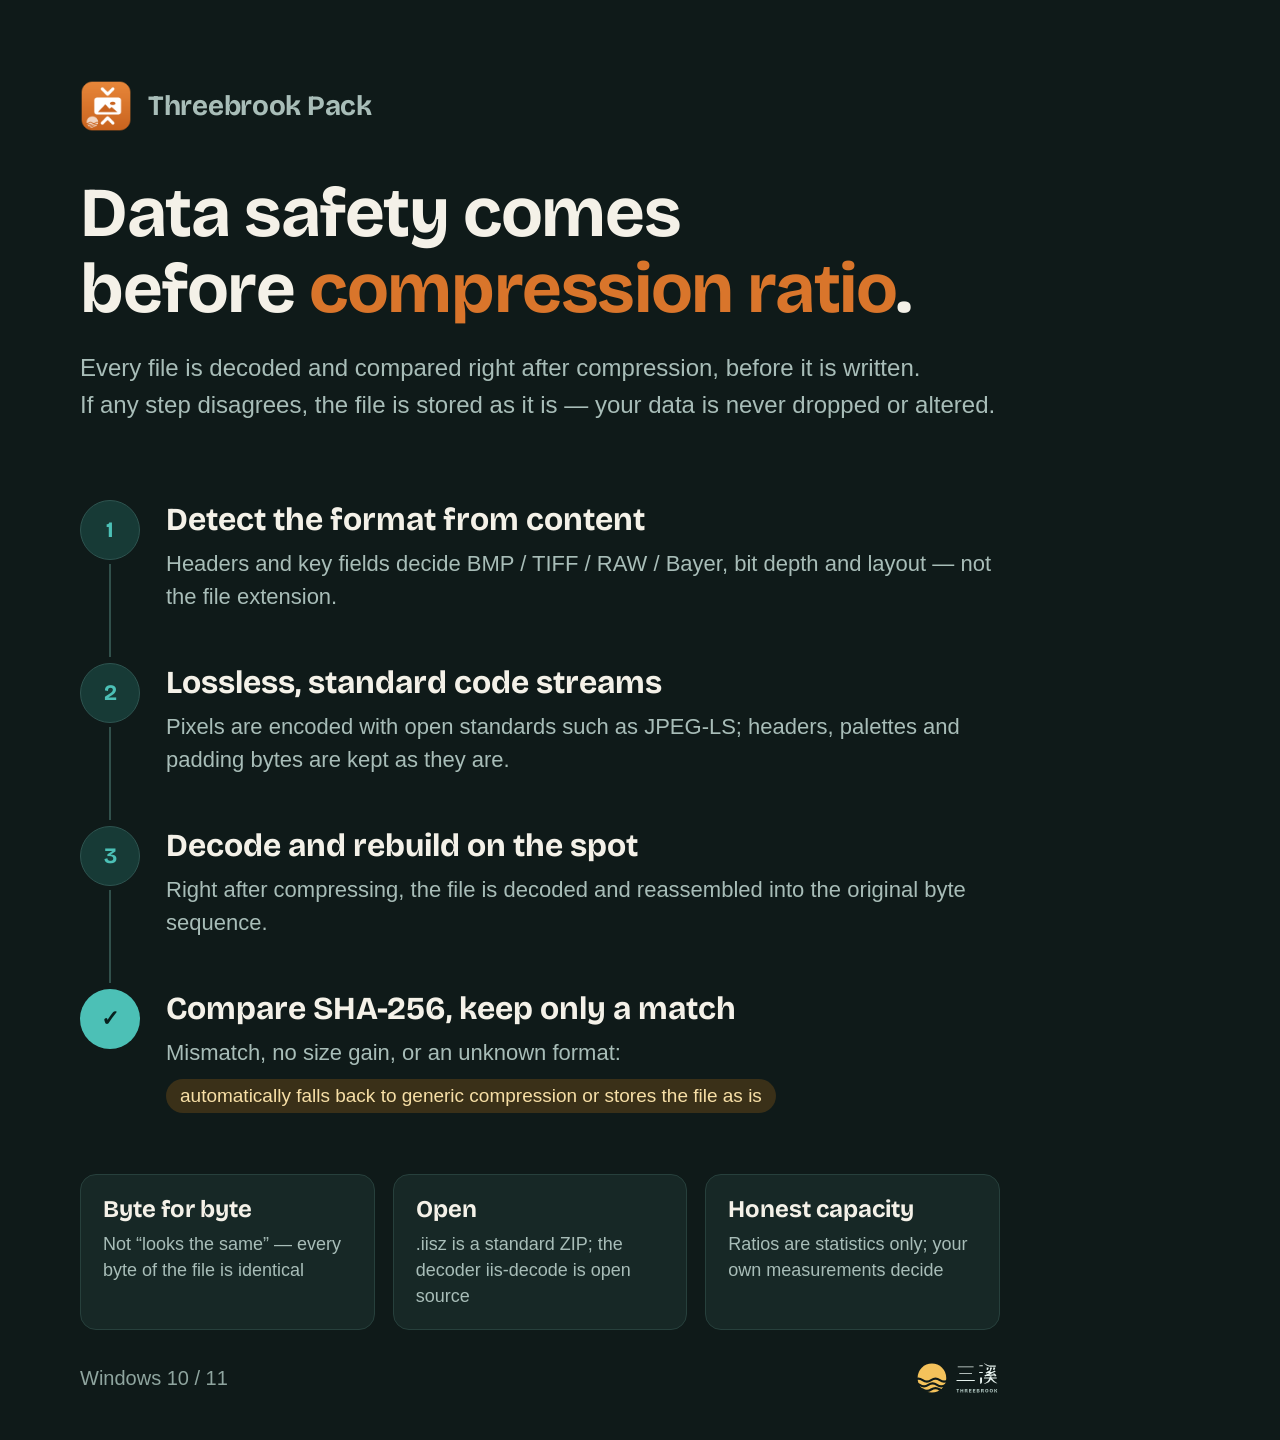
<file: marketing/posters/8-Safety-EN.html>
<!doctype html>
<html lang="en">
<head>
<meta charset="utf-8">
<title>Threebrook Pack data safety</title>
<link rel="stylesheet" href="poster.css">
<style>
  html, body { background: var(--night); }
  body { width: 1080px; height: 1440px; position: relative; color: #E4F0EC; }
  .head { position: absolute; left: 80px; right: 80px; top: 80px; }
  .head .row { display: flex; align-items: center; gap: 16px; color: #A8BDB8; font-size: 28px; }
  .head .row img { width: 52px; height: 52px; }
  .head h1 { margin-top: 44px; font-size: 70px; line-height: 1.08; color: #F4F1E8; letter-spacing: -.02em; }
  .head h1 b { color: var(--persimmon); }
  .head p { margin-top: 22px; font-size: 24px; color: #A8BDB8; line-height: 1.55; }
  .flow { position: absolute; left: 80px; right: 80px; top: 500px; }
  .step { display: flex; gap: 26px; align-items: flex-start; position: relative; padding-bottom: 50px; }
  .step:not(:last-child)::after { content: ""; position: absolute; left: 29px; top: 64px; bottom: 6px; width: 2px; background: #31504B; }
  .dot { width: 60px; height: 60px; border-radius: 50%; flex: none; display: grid; place-items: center;
         font-family: var(--f-en); font-weight: 700; font-size: 22px; background: #173A36; color: var(--brook-light); border: 1px solid #2E5450; }
  .step.ok .dot { background: var(--brook-light); color: #08201E; border: 0; }
  .txt h3 { font-family: var(--f-en); font-size: 32px; font-weight: 700; color: #F4F1E8; }
  .txt p { margin-top: 8px; font-size: 22px; color: #A8BDB8; line-height: 1.5; }
  .fallback { margin-top: 10px; display: inline-block; padding: 6px 14px; border-radius: 999px; background: #3A3018; color: #F7DFA6; font-size: 19px; }
  .promise { position: absolute; left: 80px; right: 80px; bottom: 110px; display: grid; grid-template-columns: 1fr 1fr 1fr; gap: 18px; }
  .promise div { background: var(--night-2); border: 1px solid var(--night-line); border-radius: 16px; padding: 20px 22px; }
  .promise b { display: block; font-family: var(--f-en); font-size: 24px; color: #F4F1E8; }
  .promise span { display: block; margin-top: 8px; font-size: 18px; color: #A8BDB8; line-height: 1.45; }
  .foot { position: absolute; left: 80px; right: 80px; bottom: 44px; display: flex; justify-content: space-between; align-items: center; font-size: 20px; color: #8FA59F; }
  .foot img { height: 36px; }
</style>
</head>
<body>
  <div class="head">
    <div class="row"><img src="../assets/icon-512.png" alt=""><span class="en">Threebrook Pack</span></div>
    <h1 class="en">Data safety comes<br>before <b>compression ratio</b>.</h1>
    <p>Every file is decoded and compared right after compression, before it is written.<br>If any step disagrees, the file is stored as it is — your data is never dropped or altered.</p>
  </div>
  <div class="flow">
    <div class="step"><div class="dot">1</div><div class="txt"><h3>Detect the format from content</h3><p>Headers and key fields decide BMP / TIFF / RAW / Bayer, bit depth and layout — not the file extension.</p></div></div>
    <div class="step"><div class="dot">2</div><div class="txt"><h3>Lossless, standard code streams</h3><p>Pixels are encoded with open standards such as JPEG-LS; headers, palettes and padding bytes are kept as they are.</p></div></div>
    <div class="step"><div class="dot">3</div><div class="txt"><h3>Decode and rebuild on the spot</h3><p>Right after compressing, the file is decoded and reassembled into the original byte sequence.</p></div></div>
    <div class="step ok"><div class="dot">✓</div><div class="txt"><h3>Compare SHA-256, keep only a match</h3><p>Mismatch, no size gain, or an unknown format:</p><span class="fallback">automatically falls back to generic compression or stores the file as is</span></div></div>
  </div>
  <div class="promise">
    <div><b>Byte for byte</b><span>Not “looks the same” — every byte of the file is identical</span></div>
    <div><b>Open</b><span>.iisz is a standard ZIP; the decoder iis-decode is open source</span></div>
    <div><b>Honest capacity</b><span>Ratios are statistics only; your own measurements decide</span></div>
  </div>
  <div class="foot"><span>Windows 10 / 11</span><img src="../assets/threebrook-lockup-dark.svg" alt="Threebrook"></div>
</body>
</html>
</file>
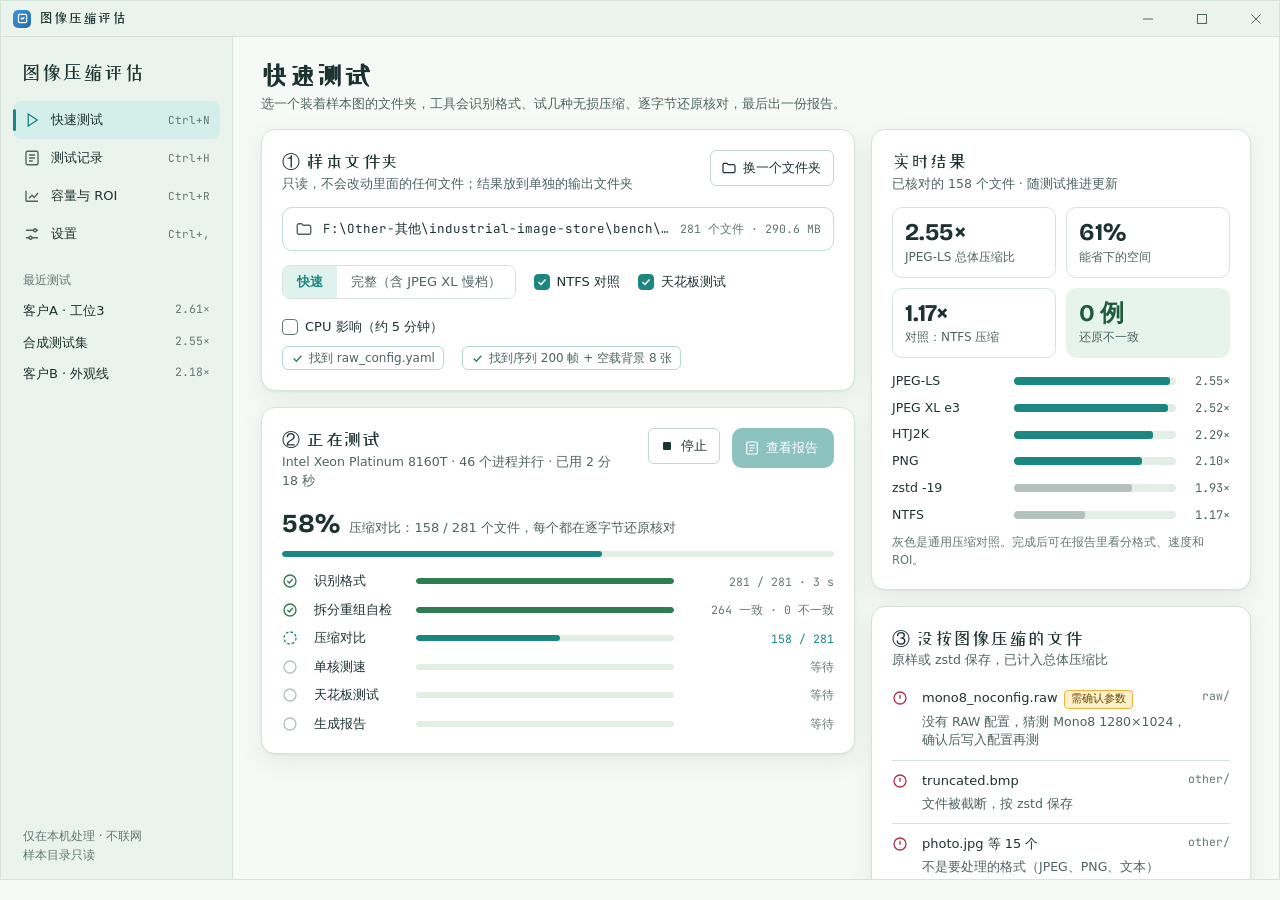
<file: bench/gui/design/mockup.html>
<!doctype html>
<html lang="zh-CN">
<head>
<meta charset="utf-8">
<title>图像压缩评估 · 界面效果图</title>
<link rel="stylesheet" href="../web/threebrook-tokens.css">
<script>/* ?theme=light|dark 固定主题（默认跟随系统） */
const t = new URLSearchParams(location.search).get("theme"); if (t) document.documentElement.dataset.theme = t;</script>
<style>
/* 字体随软件附带（SIL OFL），见 fonts/OFL-*.txt */
@font-face { font-family: "ZCOOL XiaoWei"; src: url("../web/fonts/ZCOOLXiaoWei-Regular.ttf"); }
@font-face { font-family: "Bricolage Grotesque"; src: url("../web/fonts/BricolageGrotesque.ttf"); font-weight: 200 800; }
@font-face { font-family: "JetBrains Mono"; src: url("../web/fonts/JetBrainsMono.ttf"); font-weight: 100 800; }

* { box-sizing: border-box; }
html, body { margin: 0; height: 100%; }
body { background: var(--bg); color: var(--text); font: 13px/1.5 var(--f-body); }
.win { width: 1280px; height: 880px; display: grid; grid-template-rows: 36px 1fr; overflow: hidden;
       border: 1px solid var(--border); }

/* 标题栏：自绘，高 36 */
.titlebar { display: flex; align-items: center; gap: 8px; padding-left: 12px; background: var(--sidebar);
            border-bottom: 1px solid var(--border); user-select: none; }
.titlebar .logo { width: 18px; height: 18px; border-radius: 5px; background: linear-gradient(135deg, #3A93D6, #2F7FC1 60%, #24679E);
                  display: grid; place-items: center; }
.titlebar .name { font-family: var(--f-display); font-size: 14px; letter-spacing: .5px; }
.titlebar .sp { flex: 1; }
.titlebar .wb { width: 46px; height: 36px; display: grid; place-items: center; color: var(--text-sub); }
.titlebar .wb.close:hover { background: #C42B1C; color: #fff; }

.body { display: grid; grid-template-columns: 232px 1fr; min-height: 0; }

/* 侧栏：宽 232 */
.side { background: var(--sidebar); border-right: 1px solid var(--border); display: flex; flex-direction: column; padding: 18px 12px 14px; }
.side .brand { font-family: var(--f-display); font-size: 20px; letter-spacing: .5px; padding: 2px 8px 14px; }
.nav { display: flex; align-items: center; gap: 10px; height: 38px; padding: 0 10px; border-radius: 8px; color: var(--text);
       position: relative; cursor: default; }
.nav svg { width: 18px; height: 18px; color: var(--text-sub); flex: none; }
.nav .key { margin-left: auto; font: 11px var(--f-mono); color: var(--text-muted); }
.nav.on { background: var(--nav-active); }
.nav.on::before { content: ""; position: absolute; left: 0; top: 8px; bottom: 8px; width: 3px; border-radius: 2px; background: var(--accent); }
.nav.on svg { color: var(--accent); }
.side .sec { font-size: 12px; color: var(--text-muted); padding: 18px 10px 6px; }
.recent { display: flex; justify-content: space-between; padding: 6px 10px; font-size: 13px; border-radius: 6px; }
.recent span:last-child { font: 11.5px var(--f-mono); color: var(--text-muted); }
.side .foot { margin-top: auto; font-size: 12px; color: var(--text-muted); padding: 0 10px; line-height: 1.6; }

/* 主区 */
.main { overflow: hidden; padding: 22px 28px; display: flex; flex-direction: column; gap: 16px; }
.ptitle { font-family: var(--f-display); font-size: 26px; letter-spacing: .5px; line-height: 1.25; margin: 0; }
.psub { color: var(--text-sub); margin: 2px 0 0; }
.grid { display: grid; grid-template-columns: 1fr 380px; gap: 16px; min-height: 0; }
.col { display: flex; flex-direction: column; gap: 16px; min-height: 0; }
.card { background: var(--card); border: 1px solid var(--border); border-radius: var(--r-card); padding: 20px; box-shadow: var(--shadow); }
.ch { display: flex; align-items: flex-start; gap: 12px; }
.ch .t { font-family: var(--f-display); font-size: 18px; letter-spacing: .5px; line-height: 1.25; }
.ch .d { color: var(--text-sub); font-size: 12.5px; margin-top: 2px; }
.ch .sp { flex: 1; }

.btn { height: 36px; padding: 0 12px 0 10px; border: 1px solid var(--border-strong); border-radius: var(--r-button); background: var(--card);
       color: var(--text); font: 13px var(--f-body); display: inline-flex; align-items: center; gap: 6px; white-space: nowrap; flex: none; }
.btn-p { height: 40px; padding: 0 16px 0 12px; border: 0; border-radius: var(--r-primary); background: var(--accent); color: var(--on-accent);
         font: 13px var(--f-body); display: inline-flex; align-items: center; gap: 6px; white-space: nowrap; flex: none; }
.btn svg, .btn-p svg { width: 16px; height: 16px; }

.path { display: flex; align-items: center; gap: 10px; margin-top: 14px; padding: 0 12px; height: 44px; border: 1px solid var(--input-border);
        border-radius: var(--r-input); background: var(--card); }
.path svg { width: 18px; height: 18px; color: var(--text-sub); }
.path .p { font: 12.5px var(--f-mono); flex: 1; white-space: nowrap; overflow: hidden; text-overflow: ellipsis; }
.path .m { font: 11.5px var(--f-mono); color: var(--text-muted); }

.opts { display: flex; align-items: center; gap: 18px; margin-top: 14px; flex-wrap: wrap; }
.seg { display: inline-flex; border: 1px solid var(--border); border-radius: 8px; overflow: hidden; }
.seg span { padding: 6px 14px; font-size: 13px; background: var(--card); color: var(--text-sub); }
.seg span.on { background: var(--accent-soft); color: var(--accent); font-weight: 600; }
.chk { display: inline-flex; align-items: center; gap: 7px; font-size: 13px; }
.box { width: 16px; height: 16px; border-radius: 4px; border: 1.5px solid var(--text-muted); display: grid; place-items: center; }
.box.on { background: var(--accent); border-color: var(--accent); }
.box.on svg { width: 12px; height: 12px; color: var(--on-accent); }
.chip { display: inline-flex; align-items: center; gap: 5px; padding: 2px 8px; border: 1px solid var(--chip-border); border-radius: var(--r-chip);
        font-size: 12px; color: var(--text-sub); background: var(--card); }
.chip svg { width: 13px; height: 13px; color: var(--success); }

.hint { display: flex; align-items: center; gap: 8px; margin-top: 14px; background: var(--accent-soft); border-radius: 10px; padding: 9px 12px; }
.hint svg { width: 16px; height: 16px; color: var(--accent); flex: none; }

/* 进度 */
.ovl { display: flex; align-items: baseline; gap: 10px; margin-top: 14px; }
.ovl b { font-family: var(--f-display-en); font-weight: 700; font-size: 26px; letter-spacing: -.2px; }
.ovl span { color: var(--text-sub); }
.bar { height: 6px; border-radius: 3px; background: var(--track); overflow: hidden; }
.bar i { display: block; height: 100%; border-radius: 3px; background: var(--accent); }
.bar.done i { background: var(--success); }
.phases { margin-top: 14px; display: grid; grid-template-columns: 22px 92px 1fr 150px; align-items: center; row-gap: 9px; column-gap: 10px; }
.phases .ic svg { width: 16px; height: 16px; display: block; }
.phases .ic.ok { color: var(--success); }
.phases .ic.run { color: var(--accent); }
.phases .ic.wait { color: var(--offline); }
.phases .n { font-size: 13px; }
.phases .v { font: 11.5px var(--f-mono); color: var(--text-muted); text-align: right; }
.phases .v.run { color: var(--accent); }

/* 实时结果 */
.tiles { display: grid; grid-template-columns: 1fr 1fr; gap: 10px; margin-top: 14px; }
.tile { border: 1px solid var(--border); border-radius: 10px; padding: 10px 12px; }
.tile b { display: block; font-family: var(--f-display-en); font-weight: 700; font-size: 24px; letter-spacing: -.2px; line-height: 1.2; }
.tile span { font-size: 12px; color: var(--text-sub); }
.tile.good { background: var(--success-bg); border-color: transparent; }
.tile.good b { color: var(--success-text); }
.rows { margin-top: 14px; display: grid; grid-template-columns: 112px 1fr 44px; align-items: center; row-gap: 8px; column-gap: 10px; }
.rows .l { font-size: 12.5px; color: var(--text); }
.rows .r { font: 12px var(--f-mono); color: var(--text-sub); text-align: right; }
.rows .bar { height: 8px; border-radius: 4px; }
.rows .bar.base i { background: var(--offline); }
.muted { color: var(--text-muted); font-size: 11.5px; }

/* 失败列表 */
.fail { display: grid; grid-template-columns: 20px 1fr auto; gap: 4px 10px; padding: 10px 0; border-top: 1px solid var(--border); }
.fail:first-of-type { border-top: 0; }
.fail svg { width: 16px; height: 16px; color: var(--danger); margin-top: 2px; }
.fail .fn { font-size: 13px; }
.fail .fr { grid-column: 2; color: var(--text-sub); font-size: 12.5px; }
.fail .fp { font: 11.5px var(--f-mono); color: var(--text-muted); }
.tag { display: inline-block; padding: 0 6px; border-radius: 4px; font-size: 11px; margin-left: 6px; background: var(--highlight);
       border: 1px solid var(--highlight-border); color: var(--sun-ink); }
</style>
</head>
<body>
<div class="win">
  <div class="titlebar">
    <div class="logo"><svg width="11" height="11" viewBox="0 0 24 24" fill="none" stroke="#fff" stroke-width="2.4"><rect x="3" y="3" width="18" height="18" rx="3"/><path d="M8 14l3-3 2 2 3-4"/></svg></div>
    <div class="name">图像压缩评估</div>
    <div class="sp"></div>
    <div class="wb"><svg width="12" height="12" viewBox="0 0 12 12"><path d="M1 6h10" stroke="currentColor"/></svg></div>
    <div class="wb"><svg width="12" height="12" viewBox="0 0 12 12"><rect x="1.5" y="1.5" width="9" height="9" fill="none" stroke="currentColor"/></svg></div>
    <div class="wb close"><svg width="12" height="12" viewBox="0 0 12 12"><path d="M1.5 1.5l9 9M10.5 1.5l-9 9" stroke="currentColor"/></svg></div>
  </div>

  <div class="body">
    <aside class="side">
      <div class="brand">图像压缩评估</div>
      <div class="nav on"><svg viewBox="0 0 24 24" fill="none" stroke="currentColor" stroke-width="1.8"><path d="M7 4l12 8-12 8z"/></svg>快速测试<span class="key">Ctrl+N</span></div>
      <div class="nav"><svg viewBox="0 0 24 24" fill="none" stroke="currentColor" stroke-width="1.8"><rect x="4" y="3" width="16" height="18" rx="2"/><path d="M8 8h8M8 12h8M8 16h5"/></svg>测试记录<span class="key">Ctrl+H</span></div>
      <div class="nav"><svg viewBox="0 0 24 24" fill="none" stroke="currentColor" stroke-width="1.8"><path d="M4 19V5M4 19h16M8 15l4-4 3 3 5-6"/></svg>容量与 ROI<span class="key">Ctrl+R</span></div>
      <div class="nav"><svg viewBox="0 0 24 24" fill="none" stroke="currentColor" stroke-width="1.8"><path d="M4 7h10M18 7h2M4 17h4M12 17h8"/><circle cx="16" cy="7" r="2"/><circle cx="10" cy="17" r="2"/></svg>设置<span class="key">Ctrl+,</span></div>
      <div class="sec">最近测试</div>
      <div class="recent"><span>客户A · 工位3</span><span>2.61×</span></div>
      <div class="recent"><span>合成测试集</span><span>2.55×</span></div>
      <div class="recent"><span>客户B · 外观线</span><span>2.18×</span></div>
      <div class="foot">仅在本机处理 · 不联网<br>样本目录只读</div>
    </aside>

    <main class="main">
      <div>
        <h1 class="ptitle">快速测试</h1>
        <p class="psub">选一个装着样本图的文件夹，工具会识别格式、试几种无损压缩、逐字节还原核对，最后出一份报告。</p>
      </div>

      <div class="grid">
        <div class="col">
          <section class="card">
            <div class="ch">
              <div><div class="t">① 样本文件夹</div><div class="d">只读，不会改动里面的任何文件；结果放到单独的输出文件夹</div></div>
              <div class="sp"></div>
              <button class="btn"><svg viewBox="0 0 24 24" fill="none" stroke="currentColor" stroke-width="1.8"><path d="M3 7a2 2 0 012-2h4l2 2h8a2 2 0 012 2v8a2 2 0 01-2 2H5a2 2 0 01-2-2z"/></svg>换一个文件夹</button>
            </div>
            <div class="path">
              <svg viewBox="0 0 24 24" fill="none" stroke="currentColor" stroke-width="1.8"><path d="M3 7a2 2 0 012-2h4l2 2h8a2 2 0 012 2v8a2 2 0 01-2 2H5a2 2 0 01-2-2z"/></svg>
              <span class="p">F:\Other-其他\industrial-image-store\bench\out\synth</span>
              <span class="m">281 个文件 · 290.6 MB</span>
            </div>
            <div class="opts">
              <span class="seg"><span class="on">快速</span><span>完整（含 JPEG XL 慢档）</span></span>
              <span class="chk"><span class="box on"><svg viewBox="0 0 24 24" fill="none" stroke="currentColor" stroke-width="3"><path d="M5 12l5 5 9-10"/></svg></span>NTFS 对照</span>
              <span class="chk"><span class="box on"><svg viewBox="0 0 24 24" fill="none" stroke="currentColor" stroke-width="3"><path d="M5 12l5 5 9-10"/></svg></span>天花板测试</span>
              <span class="chk"><span class="box"></span>CPU 影响（约 5 分钟）</span>
            </div>
            <div class="opts" style="margin-top:10px">
              <span class="chip"><svg viewBox="0 0 24 24" fill="none" stroke="currentColor" stroke-width="2.4"><path d="M5 12l5 5 9-10"/></svg>找到 raw_config.yaml</span>
              <span class="chip"><svg viewBox="0 0 24 24" fill="none" stroke="currentColor" stroke-width="2.4"><path d="M5 12l5 5 9-10"/></svg>找到序列 200 帧 + 空载背景 8 张</span>
            </div>
          </section>

          <section class="card">
            <div class="ch">
              <div><div class="t">② 正在测试</div><div class="d">Intel Xeon Platinum 8160T · 46 个进程并行 · 已用 2 分 18 秒</div></div>
              <div class="sp"></div>
              <button class="btn"><svg viewBox="0 0 24 24" fill="currentColor"><rect x="6" y="6" width="12" height="12" rx="2"/></svg>停止</button>
              <button class="btn-p" style="opacity:.5"><svg viewBox="0 0 24 24" fill="none" stroke="currentColor" stroke-width="1.8"><rect x="4" y="3" width="16" height="18" rx="2"/><path d="M8 8h8M8 12h8M8 16h5"/></svg>查看报告</button>
            </div>
            <div class="ovl"><b>58%</b><span>压缩对比：158 / 281 个文件，每个都在逐字节还原核对</span></div>
            <div class="bar" style="margin-top:8px"><i style="width:58%"></i></div>
            <div class="phases">
              <span class="ic ok"><svg viewBox="0 0 24 24" fill="none" stroke="currentColor" stroke-width="2"><circle cx="12" cy="12" r="9"/><path d="M8 12l3 3 5-6"/></svg></span><span class="n">识别格式</span><div class="bar done"><i style="width:100%"></i></div><span class="v">281 / 281 · 3 s</span>
              <span class="ic ok"><svg viewBox="0 0 24 24" fill="none" stroke="currentColor" stroke-width="2"><circle cx="12" cy="12" r="9"/><path d="M8 12l3 3 5-6"/></svg></span><span class="n">拆分重组自检</span><div class="bar done"><i style="width:100%"></i></div><span class="v">264 一致 · 0 不一致</span>
              <span class="ic run"><svg viewBox="0 0 24 24" fill="none" stroke="currentColor" stroke-width="2"><circle cx="12" cy="12" r="9" stroke-dasharray="4 3"/></svg></span><span class="n">压缩对比</span><div class="bar"><i style="width:56%"></i></div><span class="v run">158 / 281</span>
              <span class="ic wait"><svg viewBox="0 0 24 24" fill="none" stroke="currentColor" stroke-width="2"><circle cx="12" cy="12" r="9"/></svg></span><span class="n">单核测速</span><div class="bar"><i style="width:0"></i></div><span class="v">等待</span>
              <span class="ic wait"><svg viewBox="0 0 24 24" fill="none" stroke="currentColor" stroke-width="2"><circle cx="12" cy="12" r="9"/></svg></span><span class="n">天花板测试</span><div class="bar"><i style="width:0"></i></div><span class="v">等待</span>
              <span class="ic wait"><svg viewBox="0 0 24 24" fill="none" stroke="currentColor" stroke-width="2"><circle cx="12" cy="12" r="9"/></svg></span><span class="n">生成报告</span><div class="bar"><i style="width:0"></i></div><span class="v">等待</span>
            </div>
          </section>
        </div>

        <div class="col">
          <section class="card">
            <div class="ch"><div><div class="t">实时结果</div><div class="d">已核对的 158 个文件 · 随测试推进更新</div></div></div>
            <div class="tiles">
              <div class="tile"><b>2.55×</b><span>JPEG-LS 总体压缩比</span></div>
              <div class="tile"><b>61%</b><span>能省下的空间</span></div>
              <div class="tile"><b>1.17×</b><span>对照：NTFS 压缩</span></div>
              <div class="tile good"><b>0 例</b><span>还原不一致</span></div>
            </div>
            <div class="rows">
              <span class="l">JPEG-LS</span><div class="bar"><i style="width:96%"></i></div><span class="r">2.55×</span>
              <span class="l">JPEG XL e3</span><div class="bar"><i style="width:95%"></i></div><span class="r">2.52×</span>
              <span class="l">HTJ2K</span><div class="bar"><i style="width:86%"></i></div><span class="r">2.29×</span>
              <span class="l">PNG</span><div class="bar"><i style="width:79%"></i></div><span class="r">2.10×</span>
              <span class="l">zstd -19</span><div class="bar base"><i style="width:73%"></i></div><span class="r">1.93×</span>
              <span class="l">NTFS</span><div class="bar base"><i style="width:44%"></i></div><span class="r">1.17×</span>
            </div>
            <p class="muted" style="margin:10px 0 0">灰色是通用压缩对照。完成后可在报告里看分格式、速度和 ROI。</p>
          </section>

          <section class="card">
            <div class="ch">
              <div><div class="t">③ 没按图像压缩的文件</div><div class="d">原样或 zstd 保存，已计入总体压缩比</div></div>
            </div>
            <div style="margin-top:8px">
              <div class="fail"><svg viewBox="0 0 24 24" fill="none" stroke="currentColor" stroke-width="2"><circle cx="12" cy="12" r="9"/><path d="M12 7v6M12 16.5v.5"/></svg>
                <span class="fn">mono8_noconfig.raw<span class="tag">需确认参数</span></span><span class="fp">raw/</span>
                <span class="fr">没有 RAW 配置，猜测 Mono8 1280×1024，确认后写入配置再测</span></div>
              <div class="fail"><svg viewBox="0 0 24 24" fill="none" stroke="currentColor" stroke-width="2"><circle cx="12" cy="12" r="9"/><path d="M12 7v6M12 16.5v.5"/></svg>
                <span class="fn">truncated.bmp</span><span class="fp">other/</span>
                <span class="fr">文件被截断，按 zstd 保存</span></div>
              <div class="fail"><svg viewBox="0 0 24 24" fill="none" stroke="currentColor" stroke-width="2"><circle cx="12" cy="12" r="9"/><path d="M12 7v6M12 16.5v.5"/></svg>
                <span class="fn">photo.jpg 等 15 个</span><span class="fp">other/</span>
                <span class="fr">不是要处理的格式（JPEG、PNG、文本）</span></div>
            </div>
          </section>

        </div>
      </div>
    </main>
  </div>
</div>
</body>
</html>
</file>
<file: bench/gui/web/threebrook-tokens.css>
/* 三溪 Threebrook 界面设计变量（三溪寻影 0.6.5 / 官网同一套，2026-10-23）。说明见 三溪外观规范.md
   用法：引入本文件，页面里只用 var(--xxx)；深色跟随系统，也可在 <html> 上写 data-theme="light" / "dark" 固定。
   字体文件（站酷小薇、Bricolage Grotesque、JetBrains Mono，SIL OFL）需自行打包并用 @font-face 引入。 */
:root {
  --bg: #F6FAF6;
  --sidebar: #EAF3EC;
  --card: #FFFFFF;
  --border: #D6E4DB;
  --border-strong: #C5D7CC;
  --text: #1D3331;
  --text-sub: #4E6461;
  --text-muted: #627874;
  --accent: #1C8780;
  --on-accent: #FFFFFF;
  --accent-soft: #E0F2EE;
  --nav-active: #D4EEE9;
  --track: #E3EEE7;
  --offline: #B3C2BC;
  --input-border: #BFDCD6;
  --chip-border: #B5D9D2;
  --success: #2F7D4F;
  --success-bg: #E6F4EC;
  --success-text: #1F5C3A;
  --danger: #B0334C;
  --danger-bg: #FDEFF2;
  --danger-border: #F2B8C4;
  --highlight: #FFF0C9;
  --highlight-border: #F2B33D;
  --sun-ink: #6B4A06;

  --shadow: 0 1px 2px rgba(29, 51, 49, .06), 0 8px 24px rgba(29, 51, 49, .08);

  --f-body: "Microsoft YaHei UI", "Noto Sans SC", "PingFang SC", "Microsoft YaHei", system-ui, sans-serif;
  --f-display: "ZCOOL XiaoWei", "Noto Serif SC", "Songti SC", serif;
  --f-display-en: "Bricolage Grotesque", "Noto Sans SC", system-ui, sans-serif;
  --f-mono: "JetBrains Mono", "Cascadia Mono", Consolas, ui-monospace, monospace;

  --r-card: 14px;
  --r-primary: 10px;
  --r-button: 6px;
  --r-input: 10px;
  --r-chip: 6px;

  color-scheme: light;
}

@media (prefers-color-scheme: dark) {
  :root:not([data-theme="light"]) {
    --bg: #0F1A19; --sidebar: #14231F; --card: #172826; --border: #27403C; --border-strong: #31504B;
    --text: #E4F0EC; --text-sub: #A8BDB8; --text-muted: #8FA59F;
    --accent: #4CC0B6; --on-accent: #08201E; --accent-soft: #173A36; --nav-active: #1E3834;
    --track: #1F3330; --offline: #4E625E; --input-border: #2E5450; --chip-border: #2B524D;
    --success: #5DBB86; --success-bg: #16302A; --success-text: #8FD3AC;
    --danger: #F27F95; --danger-bg: #3A1D25; --danger-border: #6E3443;
    --highlight: #3A3018; --highlight-border: #F4C25B; --sun-ink: #F7DFA6;
    --shadow: none;
    color-scheme: dark;
  }
}

:root[data-theme="dark"] {
  --bg: #0F1A19; --sidebar: #14231F; --card: #172826; --border: #27403C; --border-strong: #31504B;
  --text: #E4F0EC; --text-sub: #A8BDB8; --text-muted: #8FA59F;
  --accent: #4CC0B6; --on-accent: #08201E; --accent-soft: #173A36; --nav-active: #1E3834;
  --track: #1F3330; --offline: #4E625E; --input-border: #2E5450; --chip-border: #2B524D;
  --success: #5DBB86; --success-bg: #16302A; --success-text: #8FD3AC;
  --danger: #F27F95; --danger-bg: #3A1D25; --danger-border: #6E3443;
  --highlight: #3A3018; --highlight-border: #F4C25B; --sun-ink: #F7DFA6;
  --shadow: none;
  color-scheme: dark;
}

/* 基础组件（与三溪寻影一致） */
body { background: var(--bg); color: var(--text); font: 13px/1.5 var(--f-body); }
.tb-title { font-family: var(--f-display); font-weight: 400; letter-spacing: .5px; line-height: 1.25; }
:lang(en) .tb-title { font-family: var(--f-display-en); font-weight: 700; letter-spacing: -.2px; }
.tb-mono { font-family: var(--f-mono); }
.tb-card { background: var(--card); border: 1px solid var(--border); border-radius: var(--r-card); padding: 20px; box-shadow: var(--shadow); }
.tb-btn-primary { height: 40px; padding: 0 16px; border: 0; border-radius: var(--r-primary); background: var(--accent); color: var(--on-accent); font: 13px var(--f-body); }
.tb-btn { height: 36px; padding: 0 14px; border: 1px solid var(--border-strong); border-radius: var(--r-button); background: var(--card); color: var(--text); font: 13px var(--f-body); }
.tb-btn-danger { height: 36px; padding: 0 14px; border: 1px solid var(--danger-border); border-radius: var(--r-button); background: var(--danger-bg); color: var(--danger); font: 13px var(--f-body); }
.tb-input { height: 44px; padding: 0 14px; border: 1px solid var(--input-border); border-radius: var(--r-input); background: var(--card); color: var(--text); }
.tb-hint { background: var(--accent-soft); border-radius: 10px; padding: 12px 14px; color: var(--text); }
.tb-hit { background: var(--highlight); border: 1px solid var(--highlight-border); border-radius: 4px; }
</file>
<file: bench/gui/web/app.css>
/* 图像压缩评估 GUI —— 外观按《三溪外观规范》：颜色只用 threebrook-tokens.css 的变量 */
@font-face { font-family: "ZCOOL XiaoWei"; src: url("fonts/ZCOOLXiaoWei-Regular.ttf"); }
@font-face { font-family: "Bricolage Grotesque"; src: url("fonts/BricolageGrotesque.ttf"); font-weight: 200 800; }
@font-face { font-family: "JetBrains Mono"; src: url("fonts/JetBrainsMono.ttf"); font-weight: 100 800; }

* { box-sizing: border-box; }
html, body { margin: 0; height: 100%; overflow: hidden; }
body { background: var(--bg); color: var(--text); font: 13px/1.5 var(--f-body); user-select: none; }
.mono { font-family: var(--f-mono); }
.selectable { user-select: text; }
.app { height: 100vh; display: grid; grid-template-rows: 36px 1fr; border: 1px solid var(--border); }

/* 标题栏：自绘，高 36 */
.titlebar { display: flex; align-items: center; gap: 8px; padding-left: 12px; background: var(--sidebar); border-bottom: 1px solid var(--border); }
.titlebar .logo { width: 18px; height: 18px; border-radius: 5px; background: linear-gradient(135deg, #3A93D6, #2F7FC1 60%, #24679E); display: grid; place-items: center; }
.titlebar .name { font-family: var(--f-display); font-size: 14px; letter-spacing: .5px; }
.titlebar .drag { flex: 1; align-self: stretch; }
.titlebar .wb { width: 46px; height: 36px; display: grid; place-items: center; color: var(--text-sub); border: 0; background: none; }
.titlebar .wb:hover { background: var(--track); }
.titlebar .wb.close:hover { background: #C42B1C; color: #fff; }

.body { display: grid; grid-template-columns: 232px 1fr; min-height: 0; }

/* 侧栏：宽 232 */
.side { background: var(--sidebar); border-right: 1px solid var(--border); display: flex; flex-direction: column; padding: 18px 12px 14px; min-height: 0; }
.side .brand { font-family: var(--f-display); font-size: 20px; letter-spacing: .5px; padding: 2px 8px 14px; }
.nav { display: flex; align-items: center; gap: 10px; height: 38px; padding: 0 10px; border-radius: 8px; color: var(--text); position: relative; cursor: pointer; }
.nav:hover { background: var(--track); }
.nav svg { width: 18px; height: 18px; color: var(--text-sub); flex: none; }
.nav .key { margin-left: auto; font: 11px var(--f-mono); color: var(--text-muted); }
.nav.on { background: var(--nav-active); }
.nav.on::before { content: ""; position: absolute; left: 0; top: 8px; bottom: 8px; width: 3px; border-radius: 2px; background: var(--accent); }
.nav.on svg { color: var(--accent); }
.side .sec { font-size: 12px; color: var(--text-muted); padding: 18px 10px 6px; }
.recent { display: flex; justify-content: space-between; gap: 8px; padding: 6px 10px; font-size: 13px; border-radius: 6px; cursor: pointer; }
.recent:hover { background: var(--track); }
.recent span:first-child { overflow: hidden; text-overflow: ellipsis; white-space: nowrap; }
.recent span:last-child { font: 11.5px var(--f-mono); color: var(--text-muted); flex: none; }
.side .foot { margin-top: auto; font-size: 12px; color: var(--text-muted); padding: 0 10px; line-height: 1.6; }

/* 主区 */
.main { overflow: auto; padding: 22px 28px 28px; }
.page { display: none; flex-direction: column; gap: 16px; max-width: 1400px; }
.page.on { display: flex; }
.ptitle { font-family: var(--f-display); font-size: 26px; font-weight: 400; letter-spacing: .5px; line-height: 1.25; margin: 0; }
/* 标题里的英文按规范用 Bricolage Grotesque 粗体、字号不加、字间距 -0.2 */
.en { font-family: var(--f-display-en); font-weight: 700; letter-spacing: -.2px; font-size: .92em; }
.psub { color: var(--text-sub); margin: 2px 0 0; }
.grid { display: grid; grid-template-columns: minmax(0, 1fr) 380px; gap: 16px; align-items: start; }
.col { display: flex; flex-direction: column; gap: 16px; min-width: 0; }
.card { background: var(--card); border: 1px solid var(--border); border-radius: var(--r-card); padding: 20px; box-shadow: var(--shadow); }
.ch { display: flex; align-items: flex-start; gap: 12px; }
.ch .t { font-family: var(--f-display); font-size: 18px; letter-spacing: .5px; line-height: 1.25; }
.ch .d { color: var(--text-sub); font-size: 12.5px; margin-top: 2px; }
.ch .sp { flex: 1; }
.ch .acts { display: flex; gap: 8px; flex: none; }

/* 按钮 */
.btn, .btn-p, .btn-d { display: inline-flex; align-items: center; gap: 6px; white-space: nowrap; flex: none; cursor: pointer; font: 13px var(--f-body); }
.btn { height: 36px; padding: 0 14px; border: 1px solid var(--border-strong); border-radius: var(--r-button); background: var(--card); color: var(--text); }
.btn:hover { background: var(--track); }
.btn-p { height: 40px; padding: 0 16px; border: 0; border-radius: var(--r-primary); background: var(--accent); color: var(--on-accent); }
.btn-p:hover { filter: brightness(1.06); }
.btn-d { height: 36px; padding: 0 14px; border: 1px solid var(--danger-border); border-radius: var(--r-button); background: var(--danger-bg); color: var(--danger); }
.btn.ic, .btn-p.ic { padding-left: 12px; }
.btn svg, .btn-p svg, .btn-d svg { width: 16px; height: 16px; }
button:disabled { opacity: .45; cursor: default; filter: none; }
.btn.sm { height: 30px; padding: 0 10px; font-size: 12.5px; }

/* 输入 */
.path { display: flex; align-items: center; gap: 10px; margin-top: 14px; padding: 0 12px; height: 44px; border: 1px solid var(--input-border); border-radius: var(--r-input); background: var(--card); }
.path svg { width: 18px; height: 18px; color: var(--text-sub); flex: none; }
.path .p { font: 12.5px var(--f-mono); flex: 1; white-space: nowrap; overflow: hidden; text-overflow: ellipsis; }
.path .p.empty { font-family: var(--f-body); color: var(--text-muted); }
.path .m { font: 11.5px var(--f-mono); color: var(--text-muted); white-space: nowrap; }
.field { display: flex; flex-direction: column; gap: 6px; }
.field label { font-size: 12.5px; color: var(--text-sub); }
.inp { height: 40px; padding: 0 12px; border: 1px solid var(--input-border); border-radius: 8px; background: var(--card); color: var(--text); font: 13.5px var(--f-mono); outline: none; width: 100%; user-select: text; }
.inp:focus { border-color: var(--accent); }
select.inp { font-family: var(--f-body); }
.unit { position: relative; }
.unit span { position: absolute; right: 12px; top: 10px; color: var(--text-muted); font-size: 12.5px; pointer-events: none; }

.opts { display: flex; align-items: center; gap: 18px; margin-top: 14px; flex-wrap: wrap; }
.seg { display: inline-flex; border: 1px solid var(--border); border-radius: 8px; overflow: hidden; }
.seg button { padding: 6px 14px; font: 13px var(--f-body); background: var(--card); color: var(--text-sub); border: 0; cursor: pointer; }
.seg button + button { border-left: 1px solid var(--border); }
.seg button.on { background: var(--accent-soft); color: var(--accent); font-weight: 600; }
.chk { display: inline-flex; align-items: center; gap: 7px; font-size: 13px; cursor: pointer; }
.chk .box { width: 16px; height: 16px; border-radius: 4px; border: 1.5px solid var(--text-muted); display: grid; place-items: center; }
.chk.on .box { background: var(--accent); border-color: var(--accent); }
.chk .box svg { width: 12px; height: 12px; color: var(--on-accent); display: none; }
.chk.on .box svg { display: block; }
.chk.dis { opacity: .45; pointer-events: none; }
.chip { display: inline-flex; align-items: center; gap: 5px; padding: 2px 8px; border: 1px solid var(--chip-border); border-radius: var(--r-chip); font-size: 12px; color: var(--text-sub); background: var(--card); }
.chip svg { width: 13px; height: 13px; }
.chip.ok svg { color: var(--success); }
.chip.warn svg { color: var(--highlight-border); }

.hint { display: flex; align-items: center; gap: 8px; margin-top: 14px; background: var(--accent-soft); border-radius: 10px; padding: 9px 12px; }
.hint svg { width: 16px; height: 16px; color: var(--accent); flex: none; }
.hint.err { background: var(--danger-bg); }
.hint.err svg { color: var(--danger); }
.hint.ok { background: var(--success-bg); color: var(--success-text); }
.hint.warn { background: var(--highlight); border: 1px solid var(--highlight-border); color: var(--sun-ink); }
.hint.warn svg { color: var(--highlight-border); }
.parts { margin-top: 10px; padding-top: 8px; border-top: 1px solid var(--border); display: grid; gap: 4px; }
.part { display: flex; align-items: baseline; gap: 4px; font-size: 12.5px; color: var(--text-sub); }
.part b { color: var(--text); font-weight: 700; }
.part .mono { margin-left: auto; font-size: 12px; color: var(--text); }
.hint.ok svg { color: var(--success); }

/* 进度 */
.ovl { display: flex; align-items: baseline; gap: 10px; margin-top: 14px; }
.ovl b { font-family: var(--f-display-en); font-weight: 700; font-size: 26px; letter-spacing: -.2px; }
.ovl span { color: var(--text-sub); overflow: hidden; text-overflow: ellipsis; white-space: nowrap; }
.bar { height: 6px; border-radius: 3px; background: var(--track); overflow: hidden; }
.bar i { display: block; height: 100%; border-radius: 3px; background: var(--accent); transition: width .3s; }
.bar.done i { background: var(--success); }
.phases { margin-top: 14px; display: grid; grid-template-columns: 22px 100px 1fr 170px; align-items: center; row-gap: 9px; column-gap: 10px; }
.phases .ic svg { width: 16px; height: 16px; display: block; }
.phases .ic.done { color: var(--success); }
.phases .ic.run { color: var(--accent); }
.phases .ic.wait, .phases .ic.skip { color: var(--offline); }
.phases .v { font: 11.5px var(--f-mono); color: var(--text-muted); text-align: right; white-space: nowrap; overflow: hidden; text-overflow: ellipsis; }
.phases .v.run { color: var(--accent); }
@keyframes spin { to { transform: rotate(360deg); } }
.phases .ic.run svg { animation: spin 2.4s linear infinite; }

/* 结果 */
.tiles { display: grid; grid-template-columns: 1fr 1fr; gap: 10px; margin-top: 14px; }
.tile { border: 1px solid var(--border); border-radius: 10px; padding: 10px 12px; }
.tile b { display: block; font-family: var(--f-display-en); font-weight: 700; font-size: 24px; letter-spacing: -.2px; line-height: 1.2; }
.tile span { font-size: 12px; color: var(--text-sub); }
.tile.good { background: var(--success-bg); border-color: transparent; }
.tile.good b { color: var(--success-text); }
.tile.bad { background: var(--danger-bg); border-color: var(--danger-border); }
.tile.bad b { color: var(--danger); }
.rows { margin-top: 14px; display: grid; grid-template-columns: 92px 1fr auto; align-items: center; row-gap: 8px; column-gap: 10px; }
.rows .r em { font-style: normal; color: var(--text-muted); margin-right: 8px; }

/* 体积对比：原始 → 压缩后 */
.cmp { margin-top: 14px; border: 1px solid var(--border); border-radius: 10px; padding: 12px 14px; background: var(--accent-soft); }
.cmp-h { display: grid; grid-template-columns: 1fr 28px 1fr; align-items: end; gap: 6px; }
.cmp-h > div { min-width: 0; }
.cmp-h span { display: block; font-size: 12px; color: var(--text-sub); white-space: nowrap; overflow: hidden; text-overflow: ellipsis; }
.cmp-h b { display: block; font-family: var(--f-display-en); font-weight: 700; font-size: 22px; letter-spacing: -.2px; line-height: 1.25; white-space: nowrap; }
.cmp-h b.acc { color: var(--accent); }
.cmp-h small { display: block; font: 11px var(--f-mono); color: var(--text-muted); margin-top: 1px; white-space: nowrap; overflow: hidden; text-overflow: ellipsis; }
.cmp-h { align-items: start; }
.cmp-h .arrow { padding-top: 22px; }
.cmp-h .arrow { color: var(--text-muted); padding-bottom: 4px; }
.cmp-h .arrow svg { width: 20px; height: 20px; display: block; }
.cb { height: 10px; border-radius: 5px; background: var(--card); margin-top: 8px; overflow: hidden; }
.cb i { display: block; height: 100%; border-radius: 5px; background: var(--accent); transition: width .3s; }
.cb i.o { background: var(--offline); }
.cmp-f { display: flex; align-items: baseline; gap: 10px; margin-top: 8px; }
.cmp-f b { font-family: var(--f-display-en); font-weight: 700; font-size: 20px; letter-spacing: -.2px; color: var(--accent); }
.cmp-f span { color: var(--text); font-size: 13px; }
.rows .l { font-size: 12.5px; white-space: nowrap; overflow: hidden; text-overflow: ellipsis; }
.rows .r { font: 12px var(--f-mono); color: var(--text-sub); text-align: right; }
.rows .bar { height: 8px; border-radius: 4px; }
.rows .bar.base i { background: var(--offline); }
.muted { color: var(--text-muted); font-size: 11.5px; }
.empty { color: var(--text-muted); text-align: center; padding: 28px 8px; }
.empty svg { width: 40px; height: 40px; color: var(--offline); display: block; margin: 0 auto 8px; }

/* 列表 */
.fail { display: grid; grid-template-columns: 20px 1fr auto; gap: 2px 10px; padding: 10px 0; border-top: 1px solid var(--border); }
.fail:first-child { border-top: 0; }
.fail svg { width: 16px; height: 16px; color: var(--danger); margin-top: 2px; }
.fail .fr { grid-column: 2; color: var(--text-sub); font-size: 12.5px; }
.fail .fp { font: 11.5px var(--f-mono); color: var(--text-muted); }
.tag { display: inline-block; padding: 0 6px; border-radius: 4px; font-size: 11px; margin-left: 6px; background: var(--highlight); border: 1px solid var(--highlight-border); color: var(--sun-ink); }

.hist { display: grid; grid-template-columns: 1fr auto; gap: 4px 16px; padding: 14px 0; border-top: 1px solid var(--border); align-items: center; }
.hist:first-child { border-top: 0; padding-top: 4px; }
.hist .n { font-size: 14px; font-weight: 700; }
.hist .s { font: 12px var(--f-mono); color: var(--text-muted); overflow: hidden; text-overflow: ellipsis; white-space: nowrap; }
.hist .k { color: var(--text-sub); font-size: 12.5px; }
.hist .acts { grid-row: 1 / span 3; grid-column: 2; display: flex; gap: 8px; align-items: center; }
.big { font-family: var(--f-display-en); font-weight: 700; font-size: 22px; letter-spacing: -.2px; color: var(--accent); }

.form { display: grid; grid-template-columns: repeat(auto-fill, minmax(200px, 1fr)); gap: 14px; margin-top: 16px; }
.kv { display: grid; grid-template-columns: 84px minmax(0, 1fr); gap: 8px 16px; margin-top: 14px; }
.kv div:nth-child(odd) { color: var(--text-sub); }
.kv div:nth-child(even) { font-family: var(--f-mono); text-align: right; overflow-wrap: anywhere; }
.metrics { display: grid; grid-template-columns: repeat(3, 1fr); gap: 12px; margin-top: 16px; }
.metric { border: 1px solid var(--border); border-radius: 10px; padding: 14px 16px; }
.metric .lab { color: var(--text-sub); font-size: 12.5px; }
.metric .val { display: flex; align-items: baseline; gap: 8px; margin-top: 4px; }
.metric .val s { color: var(--text-muted); font: 16px var(--f-display-en); text-decoration: none; }
.metric .val b { font-family: var(--f-display-en); font-weight: 700; font-size: 26px; letter-spacing: -.2px; color: var(--accent); }
.metric .val em { font-style: normal; color: var(--text-sub); font-size: 13px; }

::-webkit-scrollbar { width: 10px; height: 10px; }
::-webkit-scrollbar-thumb { background: var(--track); border-radius: 5px; border: 2px solid var(--bg); }
::-webkit-scrollbar-track { background: transparent; }

/* 弹窗（确认删除等） */
.mask { position: fixed; inset: 0; background: rgba(15, 26, 25, .35); display: none; place-items: center; z-index: 10; }
.mask.on { display: grid; }
.dialog { width: 460px; background: var(--card); border: 1px solid var(--border); border-radius: 20px; padding: 24px; box-shadow: var(--shadow); }
.dialog .t { font-family: var(--f-display); font-size: 18px; letter-spacing: .5px; }
.dialog .d { color: var(--text-sub); margin: 8px 0 20px; word-break: break-all; }
.dialog .acts { display: flex; justify-content: flex-end; gap: 8px; }
</file>
<file: marketing/posters/poster.css>
/* 三溪缩影宣传海报的共用样式：颜色与字体照三溪外观规范（threebrook-tokens.css），产品色柿橙 */
@font-face { font-family: "ZCOOL XiaoWei"; src: url("../../assets/fonts/ZCOOLXiaoWei-Regular.ttf"); }
@font-face { font-family: "Bricolage Grotesque"; src: url("../../assets/fonts/BricolageGrotesque.ttf"); font-weight: 200 800; }
@font-face { font-family: "JetBrains Mono"; src: url("../../assets/fonts/JetBrainsMono.ttf"); font-weight: 100 800; }

:root {
  --paper: #F4F1E8;      /* 品牌米白 */
  --bg: #F6FAF6;
  --card: #FFFFFF;
  --border: #D6E4DB;
  --ink: #1D3331;
  --ink-2: #4E6461;
  --ink-3: #627874;
  --brook: #1C8780;      /* 溪青（浅色底） */
  --brook-light: #4CC0B6;
  --brook-soft: #E0F2EE;
  --night: #0F1A19;      /* 墨绿 */
  --night-2: #172826;
  --night-line: #27403C;
  --persimmon: #D9752B;  /* 柿橙：三溪缩影的产品色 */
  --persimmon-soft: #FBE6D4;
  --sun: #F4C25B;
  --success: #2F7D4F;
  --success-bg: #E6F4EC;
  --f-body: "Microsoft YaHei UI", "Microsoft YaHei", sans-serif;
  --f-display: "ZCOOL XiaoWei", "Noto Serif SC", serif;
  --f-en: "Bricolage Grotesque", sans-serif;
  --f-mono: "JetBrains Mono", Consolas, monospace;
}

* { box-sizing: border-box; margin: 0; padding: 0; }
html, body { background: var(--paper); }
body { font-family: var(--f-body); color: var(--ink); -webkit-font-smoothing: antialiased; overflow: hidden; }

.display { font-family: var(--f-display); font-weight: 400; letter-spacing: .04em; line-height: 1.2; }
.en { font-family: var(--f-en); font-weight: 700; letter-spacing: -.01em; font-variation-settings: "opsz" 32; }
.mono { font-family: var(--f-mono); }
/* 标题里的英文、数字用 Bricolage（站酷小薇的拉丁字母 I 像小写 l） */
.display .lat { font-family: var(--f-en); font-weight: 700; letter-spacing: 0; font-size: .92em; }

/* 截图窗口：圆角 + 很轻的阴影（规范 §4） */
.shot { display: block; border-radius: 14px; border: 1px solid var(--border);
        box-shadow: 0 1px 2px rgba(29,51,49,.06), 0 18px 48px rgba(29,51,49,.16); }
.dark .shot { border-color: var(--night-line); box-shadow: 0 24px 64px rgba(0,0,0,.45); }

.chip { display: inline-flex; align-items: center; gap: 10px; padding: 10px 18px; border-radius: 999px;
        background: var(--card); border: 1px solid var(--border); font-size: 22px; color: var(--ink); }
.chip i { width: 10px; height: 10px; border-radius: 50%; background: var(--persimmon); display: inline-block; }

.brand { display: flex; align-items: center; gap: 12px; font-size: 20px; color: var(--ink-2); }
.brand img { height: 40px; }

/* 底部的溪水波纹 */
.waves { position: absolute; left: 0; right: 0; bottom: 0; height: 220px; pointer-events: none; }
</file>
